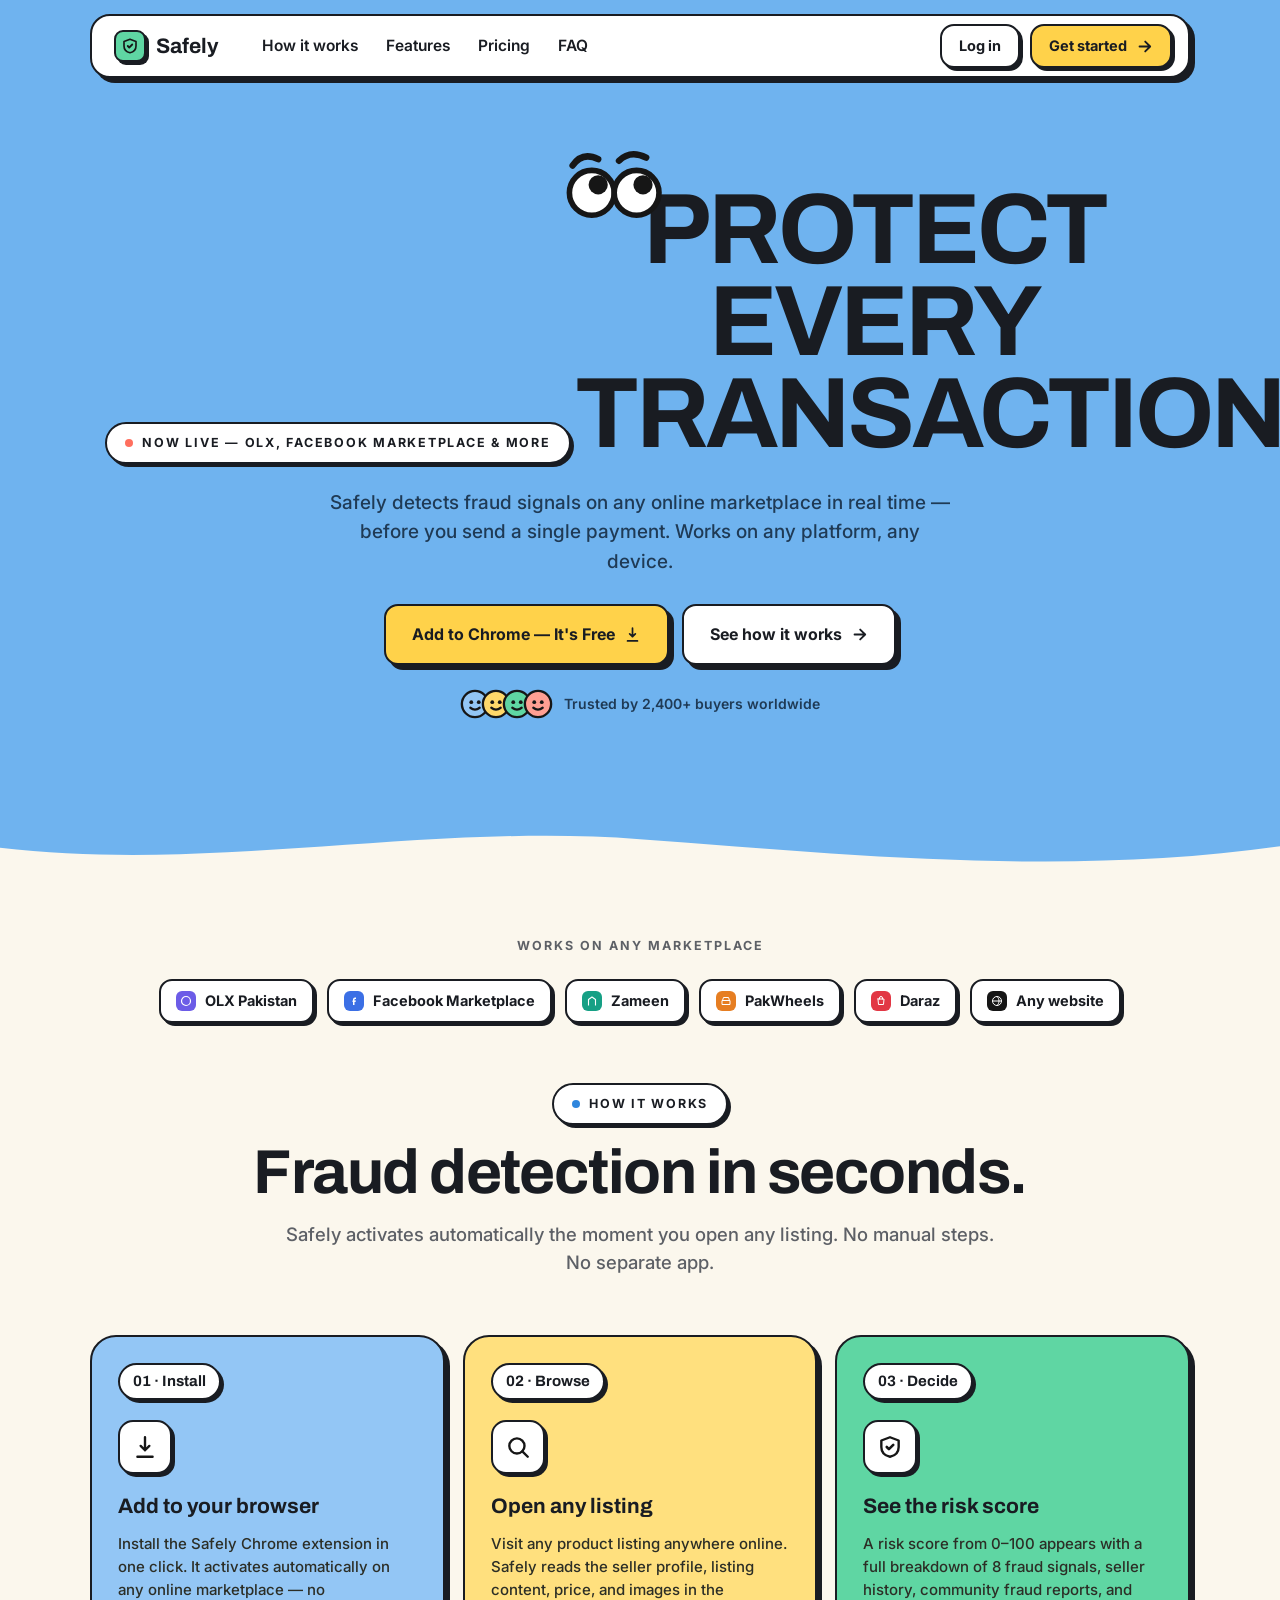
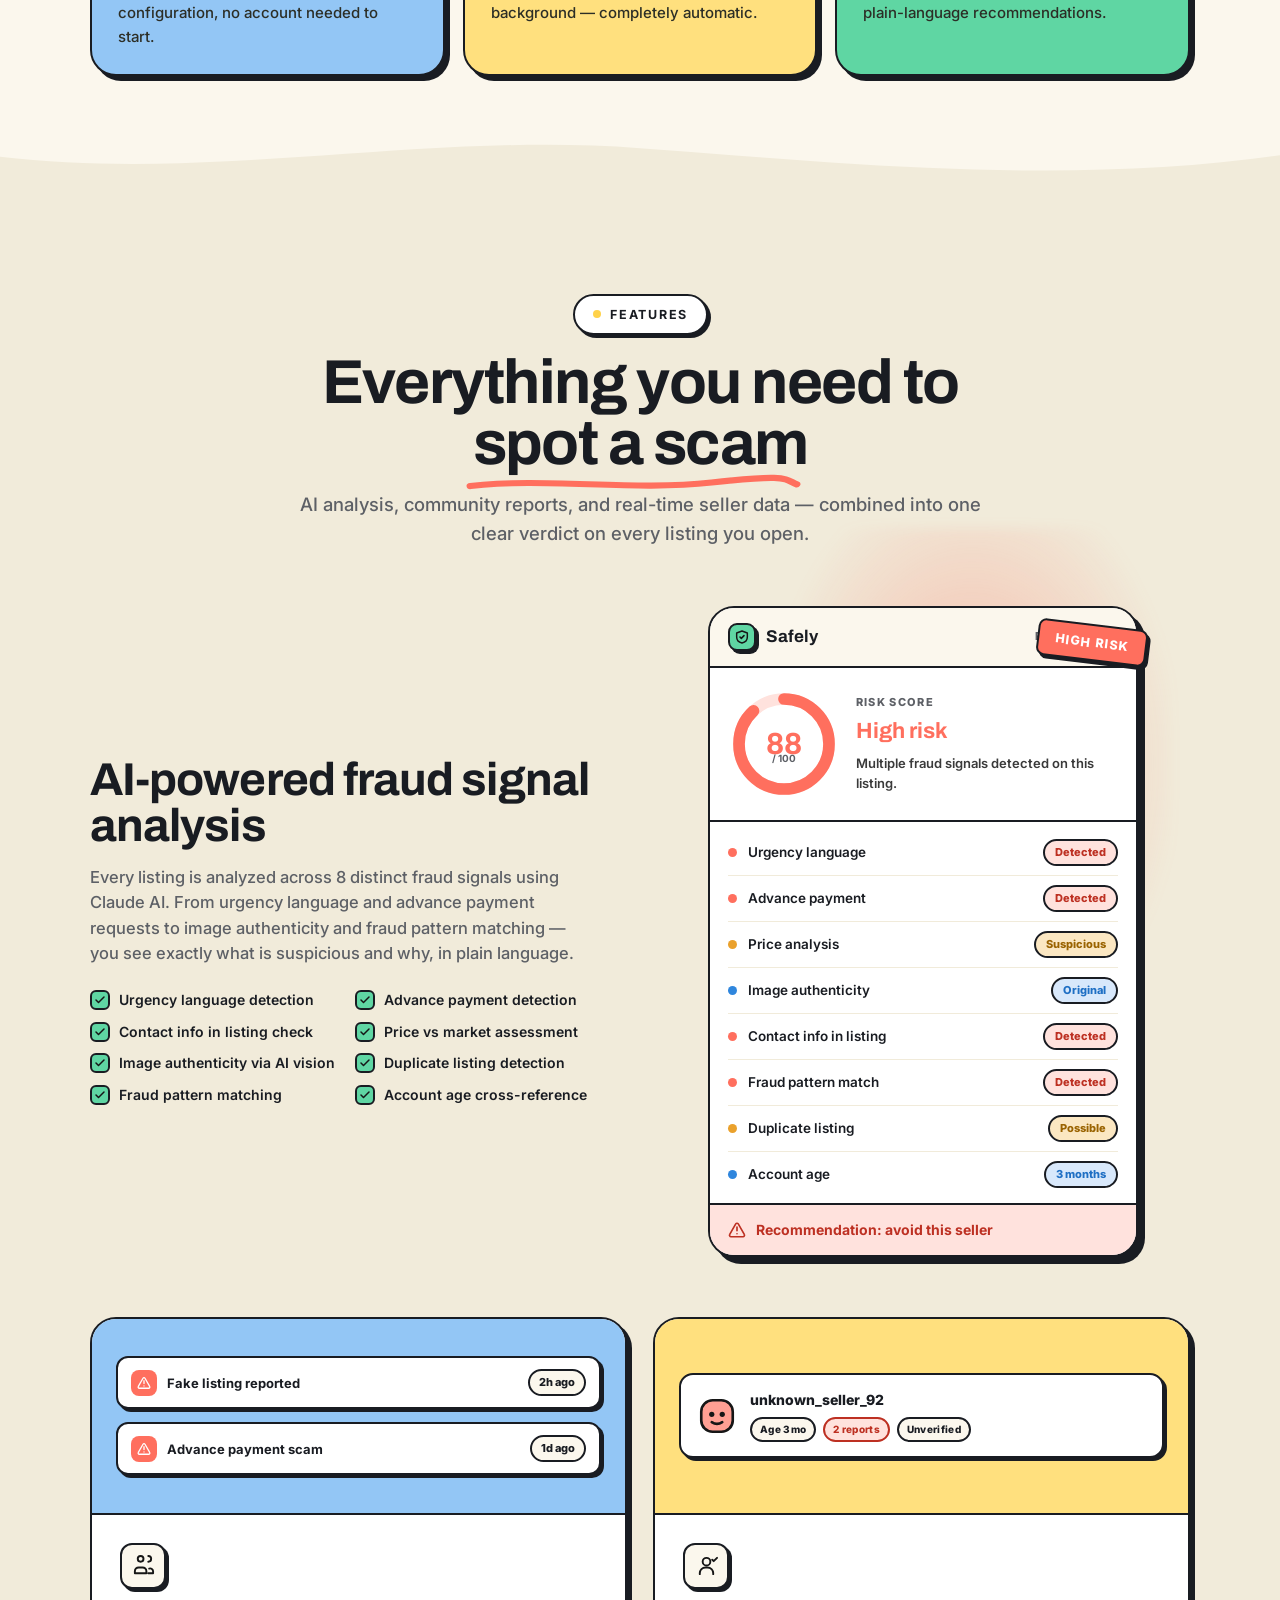
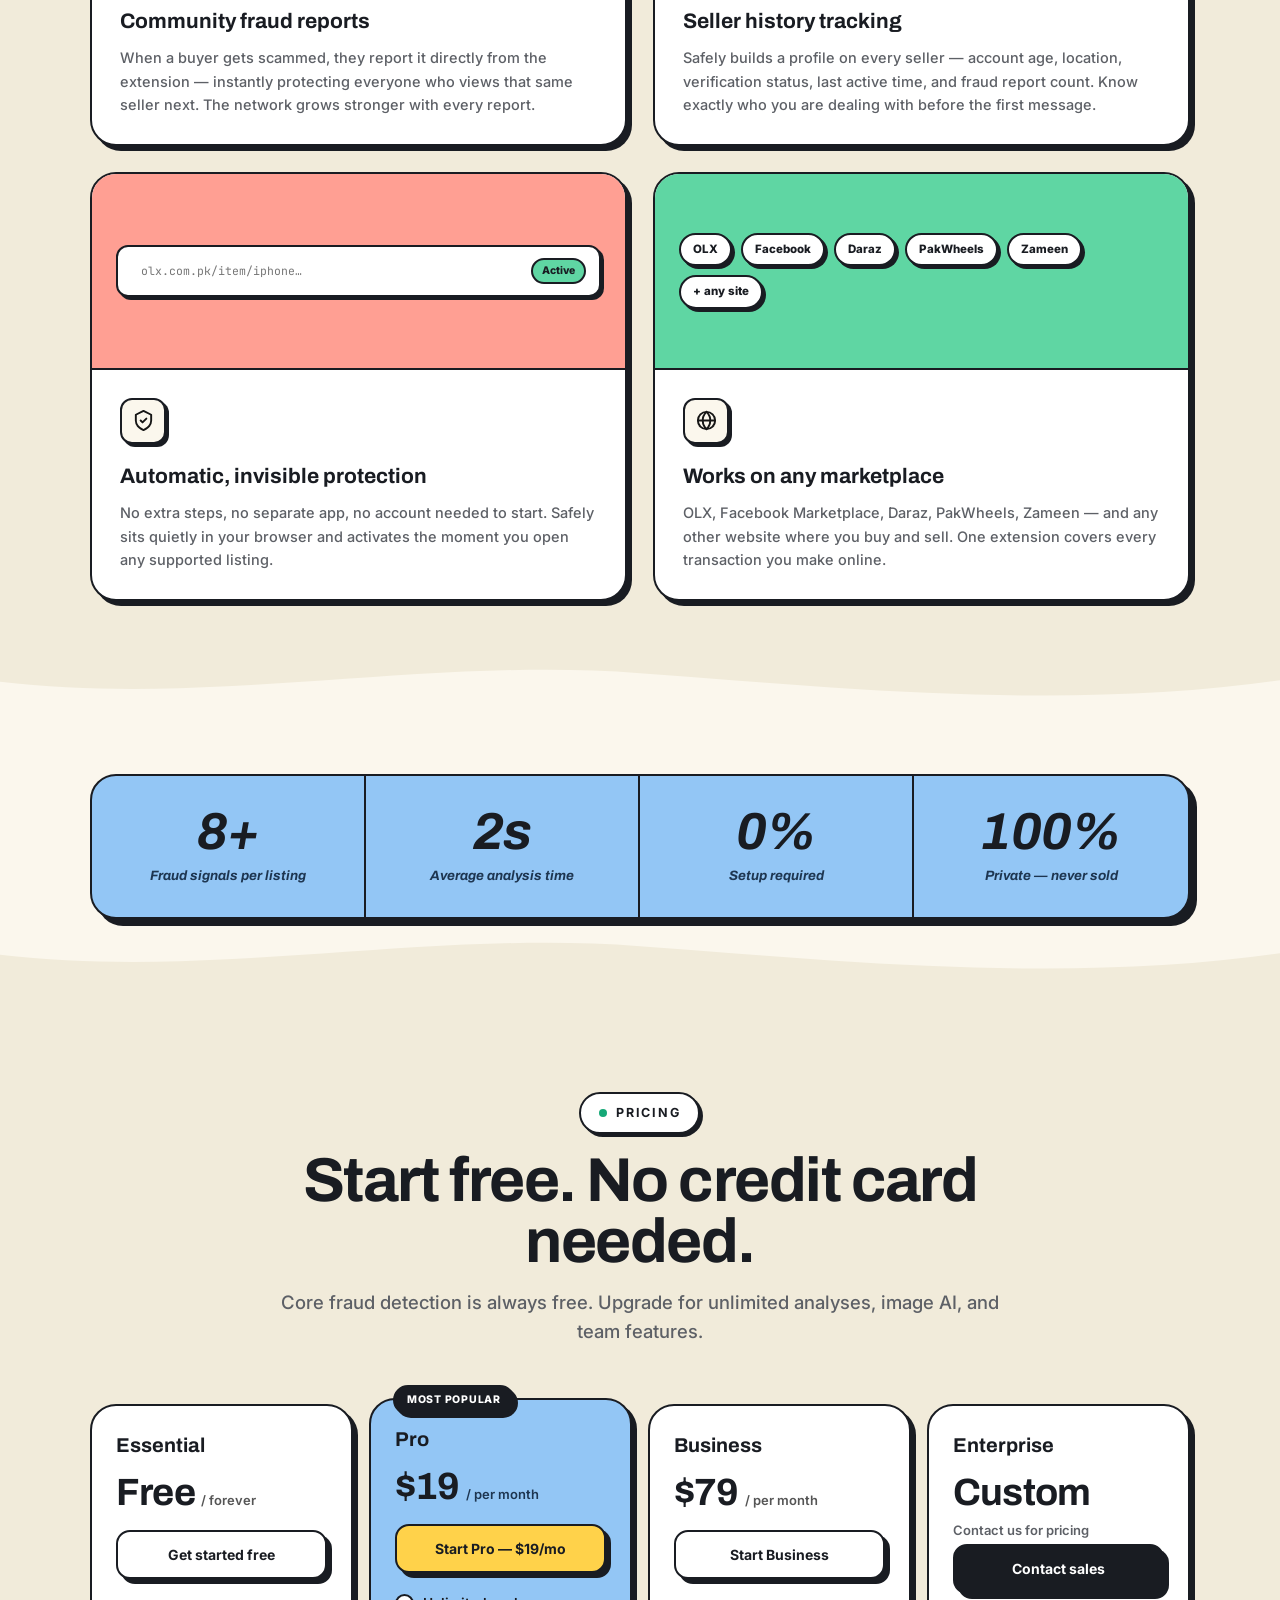
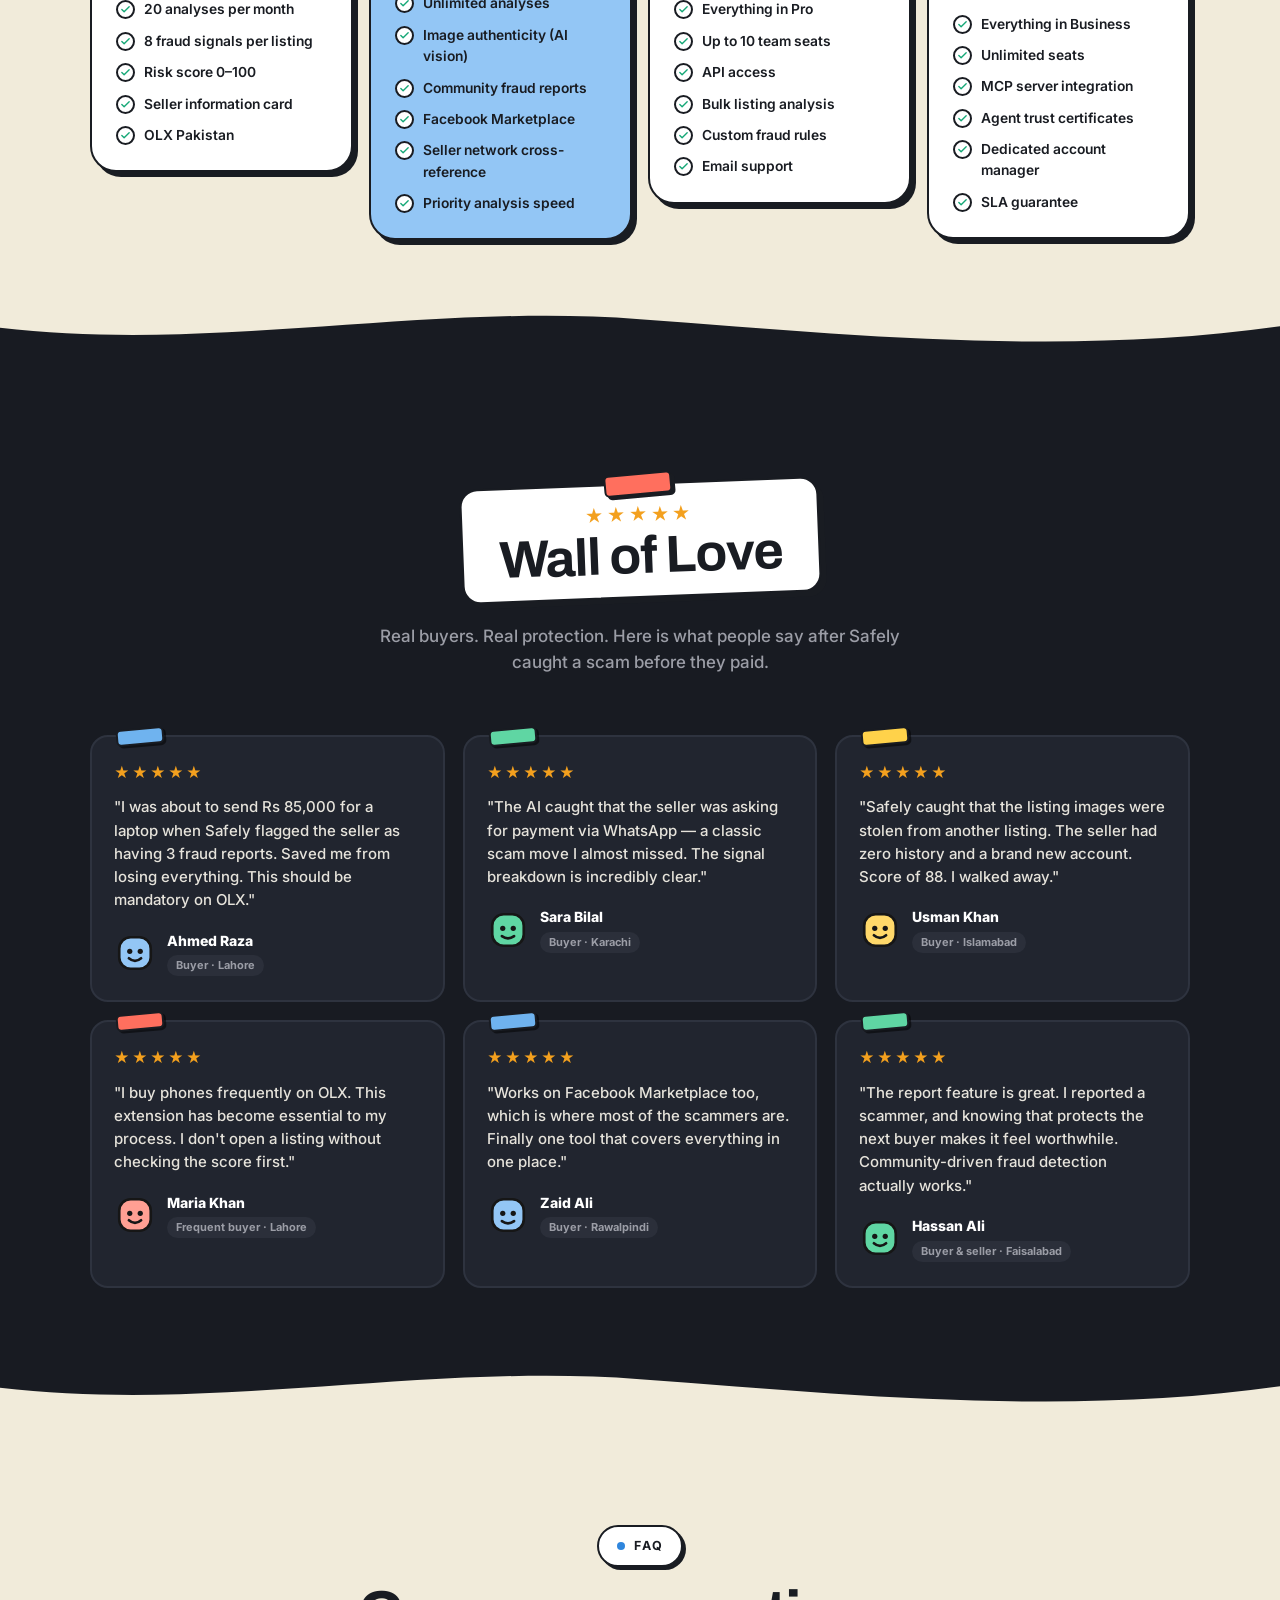
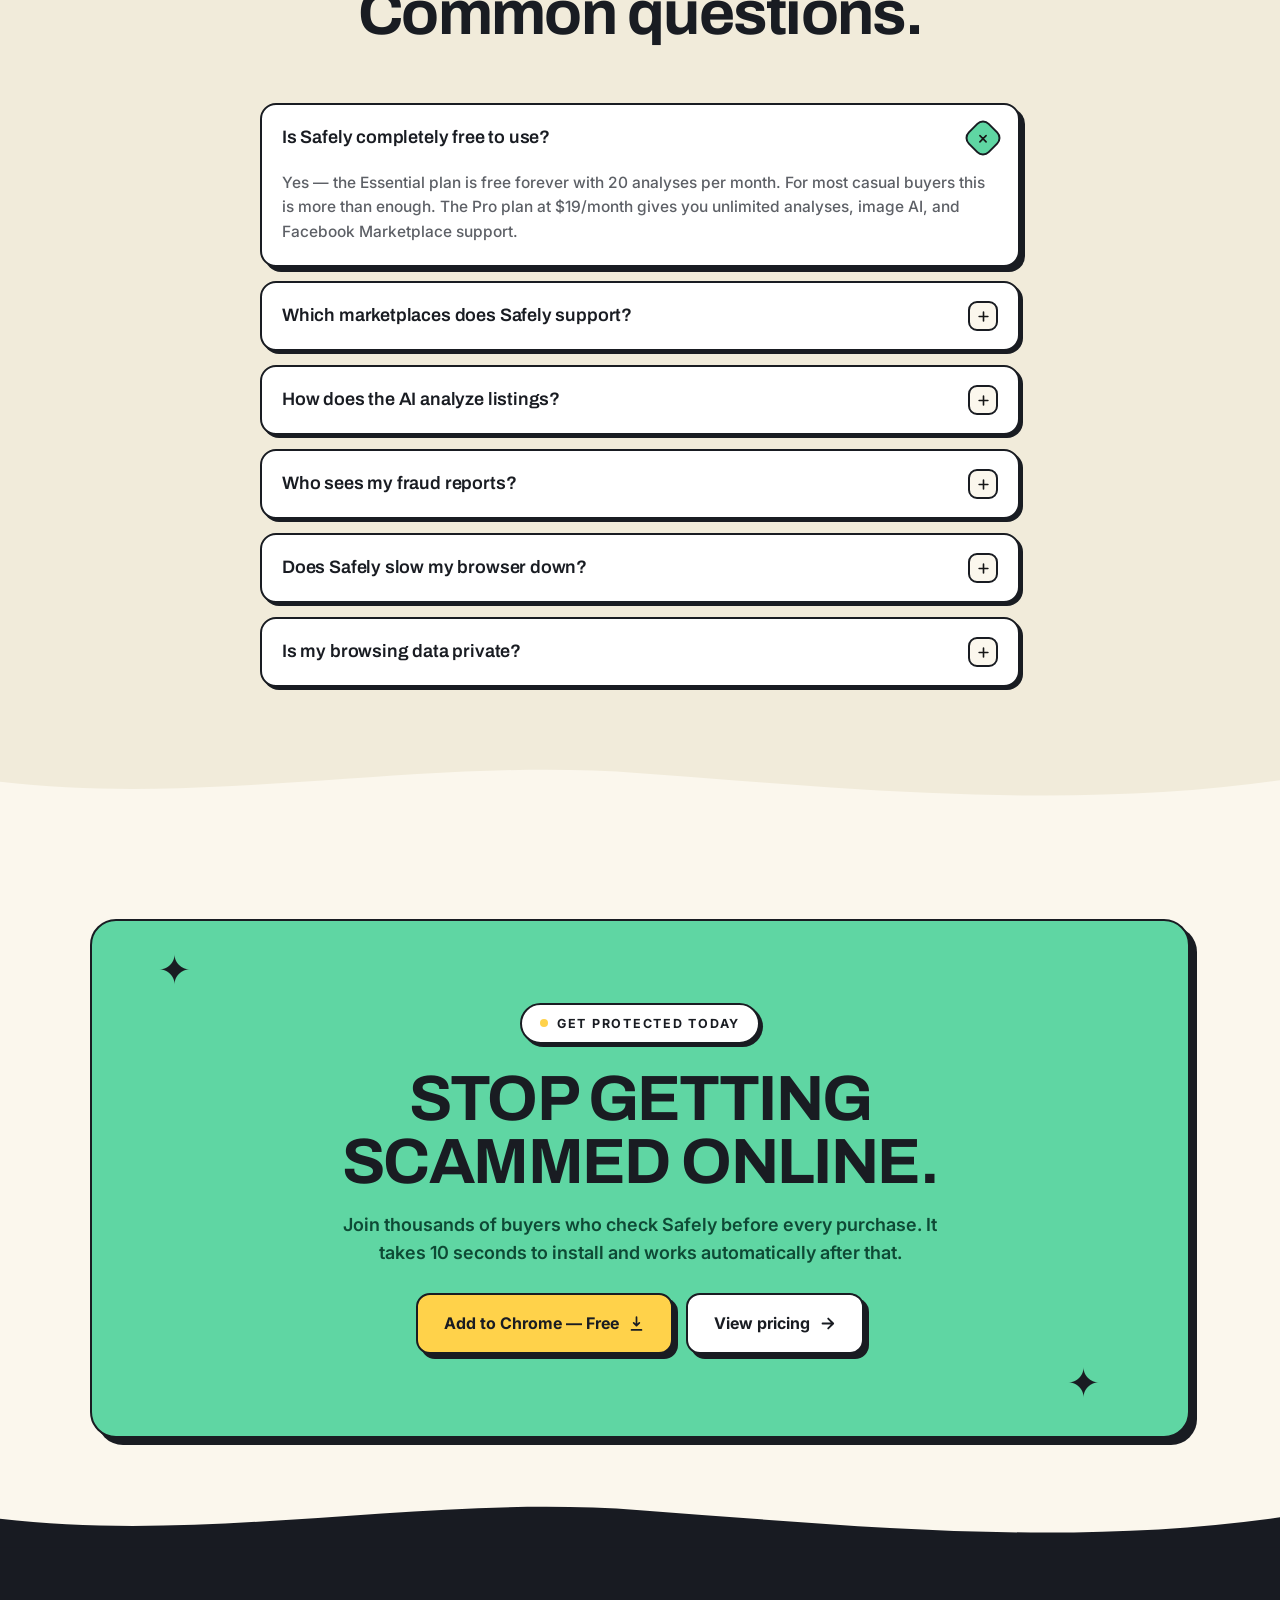
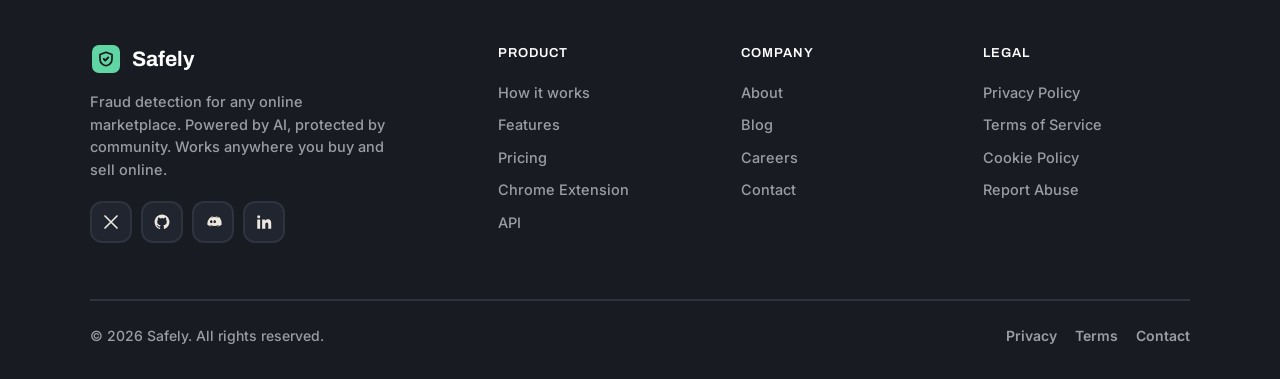
<file: site/index.html>
<!doctype html>
<html lang="en">
    <head>
        <meta charset="UTF-8" />
        <meta name="viewport" content="width=device-width, initial-scale=1.0" />
        <title>Safely — Protect every transaction you make online</title>
        <meta
            name="description"
            content="Safely detects fraud signals on any online marketplace in real time, before you send a single payment. Works on any platform, any device."
        />
        <link rel="preconnect" href="https://fonts.googleapis.com" />
        <link rel="preconnect" href="https://fonts.gstatic.com" crossorigin />
        <link rel="preconnect" href="https://api.fontshare.com" crossorigin />
        <link
            href="https://fonts.googleapis.com/css2?family=Archivo:ital,wght@0,600;0,700;0,800;0,900;1,700;1,800;1,900&family=Archivo+Black&family=Inter:wght@400;500;600;700&family=JetBrains+Mono:wght@500&display=swap"
            rel="stylesheet"
        />
        <link
            href="https://api.fontshare.com/v2/css?f[]=clash-display@600,700&display=swap"
            rel="stylesheet"
        />
        <noscript
            ><style>
                .reveal {
                    opacity: 1 !important;
                    animation: none !important;
                }
            </style></noscript
        >
        <link rel="stylesheet" href="css/landing.css" />
    </head>
    <body>
        <!-- pure-CSS state toggles (no JS needed to open/close menu or sign-in) -->
        <input
            type="checkbox"
            id="nav-toggle"
            class="sr-toggle"
            aria-label="Toggle navigation menu"
        />
        <input
            type="checkbox"
            id="si-toggle"
            class="sr-toggle"
            aria-label="Toggle sign in"
        />

        <!-- ============ NAV ============ -->
        <div class="navwrap">
            <div class="wrap">
                <nav class="nav">
                    <a href="#" class="brand" aria-label="Safely home">
                        <span class="mk" aria-hidden="true"
                            ><svg viewBox="0 0 24 24" fill="none">
                                <path
                                    d="M12 3l8 3v6c0 5-3.4 8-8 9-4.6-1-8-4-8-9V6l8-3z"
                                    stroke="#161616"
                                    stroke-width="2.2"
                                    stroke-linejoin="round"
                                />
                                <path
                                    d="M9 12l2 2 4-4"
                                    stroke="#161616"
                                    stroke-width="2.4"
                                    stroke-linecap="round"
                                    stroke-linejoin="round"
                                /></svg
                        ></span>
                        Safely
                    </a>
                    <div class="nav-links">
                        <a href="#how">How it works</a>
                        <a href="#features">Features</a>
                        <a href="#pricing">Pricing</a>
                        <a href="#faq">FAQ</a>
                    </div>
                    <div class="nav-right">
                        <label
                            class="btn"
                            for="si-toggle"
                            tabindex="0"
                            role="button"
                            >Log in</label
                        >
                        <label
                            class="btn btn-sun"
                            for="si-toggle"
                            tabindex="0"
                            role="button"
                            >Get started
                            <svg viewBox="0 0 24 24" fill="none">
                                <path
                                    d="M5 12h14M13 5l7 7-7 7"
                                    stroke="currentColor"
                                    stroke-width="2.6"
                                    stroke-linecap="round"
                                    stroke-linejoin="round"
                                />
                            </svg>
                        </label>
                        <label
                            class="hamb"
                            for="nav-toggle"
                            aria-label="Open menu"
                            ><span></span
                        ></label>
                    </div>
                </nav>
            </div>
        </div>

        <div class="drawer" id="drawer">
            <a href="#how">How it works</a><a href="#features">Features</a
            ><a href="#pricing">Pricing</a><a href="#faq">FAQ</a>
            <label class="btn" for="si-toggle" tabindex="0" role="button"
                >Log in</label
            >
            <label
                class="btn btn-sun"
                for="si-toggle"
                tabindex="0"
                role="button"
                >Get started
                <svg viewBox="0 0 24 24" fill="none">
                    <path
                        d="M5 12h14M13 5l7 7-7 7"
                        stroke="currentColor"
                        stroke-width="2.6"
                        stroke-linecap="round"
                        stroke-linejoin="round"
                    />
                </svg>
            </label>
        </div>
        <label
            class="drawer-backdrop"
            for="nav-toggle"
            aria-hidden="true"
        ></label>

        <!-- ============ HERO ============ -->
        <section class="hero">
            <div class="wrap">
                <span class="badge r"
                    ><span class="bd"></span>Now live — OLX, Facebook
                    Marketplace &amp; more</span
                >
                <div class="hero-title">
                    <svg
                        class="hero-eyes"
                        viewBox="0 0 130 96"
                        fill="none"
                        aria-hidden="true"
                    >
                        <path
                            d="M12 22 Q24 4 44 14"
                            stroke="#161616"
                            stroke-width="8"
                            fill="none"
                            stroke-linecap="round"
                        />
                        <path
                            d="M70 16 Q84 2 104 12"
                            stroke="#161616"
                            stroke-width="8"
                            fill="none"
                            stroke-linecap="round"
                        />
                        <circle
                            cx="36"
                            cy="56"
                            r="28"
                            fill="#fff"
                            stroke="#161616"
                            stroke-width="7"
                        />
                        <circle
                            cx="92"
                            cy="56"
                            r="28"
                            fill="#fff"
                            stroke="#161616"
                            stroke-width="7"
                        />
                        <circle cx="44" cy="46" r="12" fill="#161616" />
                        <circle cx="100" cy="46" r="12" fill="#161616" />
                    </svg>
                    <h1 class="disp">Protect every transaction.</h1>
                </div>
                <p class="sub">
                    Safely detects fraud signals on any online marketplace in
                    real time — before you send a single payment. Works on any
                    platform, any device.
                </p>
                <div class="hero-cta">
                    <a
                        href="/downloads/safely-extension.zip"
                        class="btn btn-lg btn-sun"
                        >Add to Chrome — It's Free
                        <svg viewBox="0 0 24 24" fill="none">
                            <path
                                d="M12 3v12m0 0l-4-4m4 4l4-4M5 21h14"
                                stroke="currentColor"
                                stroke-width="2.4"
                                stroke-linecap="round"
                                stroke-linejoin="round"
                            />
                        </svg>
                    </a>
                    <a href="#how" class="btn btn-lg"
                        >See how it works
                        <svg viewBox="0 0 24 24" fill="none">
                            <path
                                d="M5 12h14M13 5l7 7-7 7"
                                stroke="currentColor"
                                stroke-width="2.6"
                                stroke-linecap="round"
                                stroke-linejoin="round"
                            />
                        </svg>
                    </a>
                </div>
                <div class="proof">
                    <span class="stack" aria-hidden="true">
                        <svg viewBox="0 0 32 32">
                            <circle
                                cx="16"
                                cy="16"
                                r="14"
                                fill="#93c6f5"
                                stroke="#161616"
                                stroke-width="2.5"
                            />
                            <circle cx="12" cy="14" r="2" fill="#161616" />
                            <circle cx="20" cy="14" r="2" fill="#161616" />
                            <path
                                d="M11 20q5 4 10 0"
                                stroke="#161616"
                                stroke-width="2.4"
                                fill="none"
                                stroke-linecap="round"
                            />
                        </svg>
                        <svg viewBox="0 0 32 32">
                            <circle
                                cx="16"
                                cy="16"
                                r="14"
                                fill="#ffd86a"
                                stroke="#161616"
                                stroke-width="2.5"
                            />
                            <circle cx="12" cy="14" r="2" fill="#161616" />
                            <circle cx="20" cy="14" r="2" fill="#161616" />
                            <path
                                d="M11 20q5 4 10 0"
                                stroke="#161616"
                                stroke-width="2.4"
                                fill="none"
                                stroke-linecap="round"
                            />
                        </svg>
                        <svg viewBox="0 0 32 32">
                            <circle
                                cx="16"
                                cy="16"
                                r="14"
                                fill="#5fd6a3"
                                stroke="#161616"
                                stroke-width="2.5"
                            />
                            <circle cx="12" cy="14" r="2" fill="#161616" />
                            <circle cx="20" cy="14" r="2" fill="#161616" />
                            <path
                                d="M11 20q5 4 10 0"
                                stroke="#161616"
                                stroke-width="2.4"
                                fill="none"
                                stroke-linecap="round"
                            />
                        </svg>
                        <svg viewBox="0 0 32 32">
                            <circle
                                cx="16"
                                cy="16"
                                r="14"
                                fill="#ff9f93"
                                stroke="#161616"
                                stroke-width="2.5"
                            />
                            <circle cx="12" cy="14" r="2" fill="#161616" />
                            <circle cx="20" cy="14" r="2" fill="#161616" />
                            <path
                                d="M11 20q5 4 10 0"
                                stroke="#161616"
                                stroke-width="2.4"
                                fill="none"
                                stroke-linecap="round"
                            />
                        </svg>
                    </span>
                    Trusted by 2,400+ buyers worldwide
                </div>
            </div>
            <div class="wv down" aria-hidden="true">
                <svg viewBox="0 0 1440 80" preserveAspectRatio="none">
                    <path
                        d="M0,40 C 240,75 480,5 720,28 C 960,50 1200,80 1440,38 L1440,80 L0,80 Z"
                        fill="#fbf7ed"
                    />
                </svg>
            </div>
        </section>

        <!-- ============ LOGOS ============ -->
        <section class="sec" style="padding-block: clamp(40px, 5vw, 60px)">
            <div class="wrap">
                <p class="lblabel reveal">Works on any marketplace</p>
                <div class="logos reveal d1">
                    <span class="mp"
                        ><span class="ic" style="background: #6c5ce7"
                            ><svg viewBox="0 0 24 24" fill="none">
                                <circle
                                    cx="12"
                                    cy="12"
                                    r="9"
                                    stroke="#fff"
                                    stroke-width="2.4"
                                /></svg></span
                        >OLX Pakistan</span
                    >
                    <span class="mp"
                        ><span class="ic" style="background: #3b6fe5"
                            ><svg viewBox="0 0 24 24" fill="none">
                                <path
                                    d="M14 8h2V5h-2a4 4 0 00-4 4v2H9v3h1v6h3v-6h2l1-3h-3V9a1 1 0 011-1z"
                                    fill="#fff"
                                /></svg></span
                        >Facebook Marketplace</span
                    >
                    <span class="mp"
                        ><span class="ic" style="background: #16a085"
                            ><svg viewBox="0 0 24 24" fill="none">
                                <path
                                    d="M5 21V9l7-5 7 5v12"
                                    stroke="#fff"
                                    stroke-width="2.2"
                                    stroke-linejoin="round"
                                /></svg></span
                        >Zameen</span
                    >
                    <span class="mp"
                        ><span class="ic" style="background: #e67e22"
                            ><svg viewBox="0 0 24 24" fill="none">
                                <path
                                    d="M5 11l2-6h10l2 6M4 11h16v8H4z"
                                    stroke="#fff"
                                    stroke-width="2"
                                    stroke-linejoin="round"
                                /></svg></span
                        >PakWheels</span
                    >
                    <span class="mp"
                        ><span class="ic" style="background: #e23744"
                            ><svg viewBox="0 0 24 24" fill="none">
                                <path
                                    d="M6 8h12l-1 11H7L6 8zM9 8V6a3 3 0 016 0v2"
                                    stroke="#fff"
                                    stroke-width="2"
                                    stroke-linecap="round"
                                    stroke-linejoin="round"
                                /></svg></span
                        >Daraz</span
                    >
                    <span class="mp"
                        ><span class="ic" style="background: #161616"
                            ><svg viewBox="0 0 24 24" fill="none">
                                <circle
                                    cx="12"
                                    cy="12"
                                    r="9"
                                    stroke="#fff"
                                    stroke-width="2"
                                />
                                <path
                                    d="M3 12h18M12 3c2.5 2.4 4 5.6 4 9s-1.5 6.6-4 9"
                                    stroke="#fff"
                                    stroke-width="2"
                                /></svg></span
                        >Any website</span
                    >
                </div>
            </div>
        </section>

        <!-- ============ HOW IT WORKS ============ -->
        <section class="sec" id="how" style="padding-top: 0">
            <div class="wv down" aria-hidden="true">
                <svg viewBox="0 0 1440 80" preserveAspectRatio="none">
                    <path
                        d="M0,40 C 240,75 480,5 720,28 C 960,50 1200,80 1440,38 L1440,80 L0,80 Z"
                        fill="#f1ebda"
                    />
                </svg>
            </div>
            <div class="wrap">
                <div class="head">
                    <span class="badge p reveal"
                        ><span class="bd"></span>How it works</span
                    >
                    <h2 class="disp reveal d1">Fraud detection in seconds.</h2>
                    <p class="reveal d2">
                        Safely activates automatically the moment you open any
                        listing. No manual steps. No separate app.
                    </p>
                </div>
                <div class="steps">
                    <div class="step reveal">
                        <span class="snum">01 · Install</span>
                        <span class="sic"
                            ><svg viewBox="0 0 24 24" fill="none">
                                <path
                                    d="M12 3v12m0 0l-4-4m4 4l4-4M5 21h14"
                                    stroke="#161616"
                                    stroke-width="2.2"
                                    stroke-linecap="round"
                                    stroke-linejoin="round"
                                /></svg
                        ></span>
                        <h3>Add to your browser</h3>
                        <p>
                            Install the Safely Chrome extension in one click. It
                            activates automatically on any online marketplace —
                            no configuration, no account needed to start.
                        </p>
                    </div>
                    <div class="step reveal d1">
                        <span class="snum">02 · Browse</span>
                        <span class="sic"
                            ><svg viewBox="0 0 24 24" fill="none">
                                <circle
                                    cx="11"
                                    cy="11"
                                    r="7"
                                    stroke="#161616"
                                    stroke-width="2.2"
                                />
                                <path
                                    d="M16 16l5 5"
                                    stroke="#161616"
                                    stroke-width="2.2"
                                    stroke-linecap="round"
                                /></svg
                        ></span>
                        <h3>Open any listing</h3>
                        <p>
                            Visit any product listing anywhere online. Safely
                            reads the seller profile, listing content, price,
                            and images in the background — completely automatic.
                        </p>
                    </div>
                    <div class="step reveal d2">
                        <span class="snum">03 · Decide</span>
                        <span class="sic"
                            ><svg viewBox="0 0 24 24" fill="none">
                                <path
                                    d="M12 3l8 3v6c0 5-3.4 8-8 9-4.6-1-8-4-8-9V6l8-3z"
                                    stroke="#161616"
                                    stroke-width="2.2"
                                    stroke-linejoin="round"
                                />
                                <path
                                    d="M9 12l2 2 4-4"
                                    stroke="#161616"
                                    stroke-width="2.4"
                                    stroke-linecap="round"
                                    stroke-linejoin="round"
                                /></svg
                        ></span>
                        <h3>See the risk score</h3>
                        <p>
                            A risk score from 0–100 appears with a full
                            breakdown of 8 fraud signals, seller history,
                            community fraud reports, and plain-language
                            recommendations.
                        </p>
                    </div>
                </div>
            </div>
        </section>

        <!-- ============ FEATURES ============ -->
        <section class="sec" id="features" style="background: var(--cream-2)">
            <div class="wv down" aria-hidden="true">
                <svg viewBox="0 0 1440 80" preserveAspectRatio="none">
                    <path
                        d="M0,40 C 240,75 480,5 720,28 C 960,50 1200,80 1440,38 L1440,80 L0,80 Z"
                        fill="#fbf7ed"
                    />
                </svg>
            </div>
            <div class="wrap">
                <div class="head">
                    <span class="badge o reveal"
                        ><span class="bd"></span>Features</span
                    >
                    <h2 class="disp reveal d1">
                        Everything you need to
                        <span class="uline"
                            >spot a scam<svg
                                viewBox="0 0 300 24"
                                preserveAspectRatio="none"
                            >
                                <path
                                    d="M4 16 C 70 6, 150 22, 220 12 S 285 8, 296 14"
                                    stroke="#ff6f5e"
                                    stroke-width="7"
                                    fill="none"
                                    stroke-linecap="round"
                                /></svg
                        ></span>
                    </h2>
                    <p class="reveal d2">
                        AI analysis, community reports, and real-time seller
                        data — combined into one clear verdict on every listing
                        you open.
                    </p>
                </div>

                <div class="f1 reveal">
                    <div class="a">
                        <h3 class="colh disp">
                            AI-powered fraud signal analysis
                        </h3>
                        <p class="colp">
                            Every listing is analyzed across 8 distinct fraud
                            signals using Claude AI. From urgency language and
                            advance payment requests to image authenticity and
                            fraud pattern matching — you see exactly what is
                            suspicious and why, in plain language.
                        </p>
                        <ul class="siglist">
                            <li>
                                <span class="ck"
                                    ><svg viewBox="0 0 24 24" fill="none">
                                        <path
                                            d="M20 6L9 17l-5-5"
                                            stroke="#161616"
                                            stroke-width="3"
                                            stroke-linecap="round"
                                            stroke-linejoin="round"
                                        /></svg></span
                                >Urgency language detection
                            </li>
                            <li>
                                <span class="ck"
                                    ><svg viewBox="0 0 24 24" fill="none">
                                        <path
                                            d="M20 6L9 17l-5-5"
                                            stroke="#161616"
                                            stroke-width="3"
                                            stroke-linecap="round"
                                            stroke-linejoin="round"
                                        /></svg></span
                                >Advance payment detection
                            </li>
                            <li>
                                <span class="ck"
                                    ><svg viewBox="0 0 24 24" fill="none">
                                        <path
                                            d="M20 6L9 17l-5-5"
                                            stroke="#161616"
                                            stroke-width="3"
                                            stroke-linecap="round"
                                            stroke-linejoin="round"
                                        /></svg></span
                                >Contact info in listing check
                            </li>
                            <li>
                                <span class="ck"
                                    ><svg viewBox="0 0 24 24" fill="none">
                                        <path
                                            d="M20 6L9 17l-5-5"
                                            stroke="#161616"
                                            stroke-width="3"
                                            stroke-linecap="round"
                                            stroke-linejoin="round"
                                        /></svg></span
                                >Price vs market assessment
                            </li>
                            <li>
                                <span class="ck"
                                    ><svg viewBox="0 0 24 24" fill="none">
                                        <path
                                            d="M20 6L9 17l-5-5"
                                            stroke="#161616"
                                            stroke-width="3"
                                            stroke-linecap="round"
                                            stroke-linejoin="round"
                                        /></svg></span
                                >Image authenticity via AI vision
                            </li>
                            <li>
                                <span class="ck"
                                    ><svg viewBox="0 0 24 24" fill="none">
                                        <path
                                            d="M20 6L9 17l-5-5"
                                            stroke="#161616"
                                            stroke-width="3"
                                            stroke-linecap="round"
                                            stroke-linejoin="round"
                                        /></svg></span
                                >Duplicate listing detection
                            </li>
                            <li>
                                <span class="ck"
                                    ><svg viewBox="0 0 24 24" fill="none">
                                        <path
                                            d="M20 6L9 17l-5-5"
                                            stroke="#161616"
                                            stroke-width="3"
                                            stroke-linecap="round"
                                            stroke-linejoin="round"
                                        /></svg></span
                                >Fraud pattern matching
                            </li>
                            <li>
                                <span class="ck"
                                    ><svg viewBox="0 0 24 24" fill="none">
                                        <path
                                            d="M20 6L9 17l-5-5"
                                            stroke="#161616"
                                            stroke-width="3"
                                            stroke-linecap="round"
                                            stroke-linejoin="round"
                                        /></svg></span
                                >Account age cross-reference
                            </li>
                        </ul>
                    </div>
                    <div class="b">
                        <div class="ext-shell">
                            <div class="ext-glow" aria-hidden="true"></div>
                            <span class="tape">High risk</span>
                            <div class="ext">
                                <div class="ext-head">
                                    <span class="brand"
                                        ><span class="mk" aria-hidden="true"
                                            ><svg
                                                viewBox="0 0 24 24"
                                                fill="none"
                                            >
                                                <path
                                                    d="M12 3l8 3v6c0 5-3.4 8-8 9-4.6-1-8-4-8-9V6l8-3z"
                                                    stroke="#161616"
                                                    stroke-width="2.2"
                                                    stroke-linejoin="round"
                                                />
                                                <path
                                                    d="M9 12l2 2 4-4"
                                                    stroke="#161616"
                                                    stroke-width="2.4"
                                                    stroke-linecap="round"
                                                    stroke-linejoin="round"
                                                /></svg></span
                                        >Safely</span
                                    >
                                    <span class="lab">Risk report</span>
                                </div>
                                <div class="score-box">
                                    <svg
                                        class="gauge"
                                        viewBox="0 0 120 120"
                                        aria-hidden="true"
                                    >
                                        <circle
                                            cx="60"
                                            cy="60"
                                            r="50"
                                            fill="none"
                                            stroke="#ffe2dd"
                                            stroke-width="13"
                                        />
                                        <circle
                                            cx="60"
                                            cy="60"
                                            r="50"
                                            fill="none"
                                            stroke="#ff6f5e"
                                            stroke-width="13"
                                            stroke-linecap="round"
                                            stroke-dasharray="314.16"
                                            stroke-dashoffset="37.7"
                                            transform="rotate(-90 60 60)"
                                        />
                                        <text
                                            class="g-num"
                                            x="60"
                                            y="62"
                                            text-anchor="middle"
                                            dominant-baseline="middle"
                                        >
                                            88
                                        </text>
                                        <text
                                            class="g-of"
                                            x="60"
                                            y="80"
                                            text-anchor="middle"
                                        >
                                            / 100
                                        </text>
                                    </svg>
                                    <div class="score-meta">
                                        <div class="l">Risk score</div>
                                        <div class="v">High risk</div>
                                        <div class="d">
                                            Multiple fraud signals detected on
                                            this listing.
                                        </div>
                                    </div>
                                </div>
                                <div class="sig-rows">
                                    <div class="srow">
                                        <span
                                            class="sd"
                                            style="background: var(--coral)"
                                        ></span
                                        >Urgency language<span class="vp red"
                                            >Detected</span
                                        >
                                    </div>
                                    <div class="srow">
                                        <span
                                            class="sd"
                                            style="background: var(--coral)"
                                        ></span
                                        >Advance payment<span class="vp red"
                                            >Detected</span
                                        >
                                    </div>
                                    <div class="srow">
                                        <span
                                            class="sd"
                                            style="background: var(--amber)"
                                        ></span
                                        >Price analysis<span class="vp amber"
                                            >Suspicious</span
                                        >
                                    </div>
                                    <div class="srow">
                                        <span
                                            class="sd"
                                            style="background: var(--info)"
                                        ></span
                                        >Image authenticity<span class="vp blue"
                                            >Original</span
                                        >
                                    </div>
                                    <div class="srow">
                                        <span
                                            class="sd"
                                            style="background: var(--coral)"
                                        ></span
                                        >Contact info in listing<span
                                            class="vp red"
                                            >Detected</span
                                        >
                                    </div>
                                    <div class="srow">
                                        <span
                                            class="sd"
                                            style="background: var(--coral)"
                                        ></span
                                        >Fraud pattern match<span class="vp red"
                                            >Detected</span
                                        >
                                    </div>
                                    <div class="srow">
                                        <span
                                            class="sd"
                                            style="background: var(--amber)"
                                        ></span
                                        >Duplicate listing<span class="vp amber"
                                            >Possible</span
                                        >
                                    </div>
                                    <div class="srow">
                                        <span
                                            class="sd"
                                            style="background: var(--info)"
                                        ></span
                                        >Account age<span class="vp blue"
                                            >3 months</span
                                        >
                                    </div>
                                </div>
                                <div class="ext-foot">
                                    <svg viewBox="0 0 24 24" fill="none">
                                        <path
                                            d="M12 8v5m0 4h.01M10.3 3.9l-8 14A2 2 0 004 21h16a2 2 0 001.7-3.1l-8-14a2 2 0 00-3.4 0z"
                                            stroke="#bd3022"
                                            stroke-width="2.2"
                                            stroke-linecap="round"
                                            stroke-linejoin="round"
                                        />
                                    </svg>
                                    Recommendation: avoid this seller
                                </div>
                            </div>
                        </div>
                    </div>
                </div>

                <!-- bento -->
                <div class="bento">
                    <article class="bcard reveal">
                        <div class="bviz c1">
                            <div class="vchip">
                                <span
                                    class="vi"
                                    style="background: var(--coral)"
                                    ><svg viewBox="0 0 24 24" fill="none">
                                        <path
                                            d="M12 8v5m0 4h.01M10.3 3.9l-8 14A2 2 0 004 21h16a2 2 0 001.7-3.1l-8-14a2 2 0 00-3.4 0z"
                                            stroke="#fff"
                                            stroke-width="2.2"
                                            stroke-linecap="round"
                                            stroke-linejoin="round"
                                        /></svg></span
                                >Fake listing reported<span class="vt"
                                    >2h ago</span
                                >
                            </div>
                            <div class="vchip">
                                <span
                                    class="vi"
                                    style="background: var(--coral)"
                                    ><svg viewBox="0 0 24 24" fill="none">
                                        <path
                                            d="M12 8v5m0 4h.01M10.3 3.9l-8 14A2 2 0 004 21h16a2 2 0 001.7-3.1l-8-14a2 2 0 00-3.4 0z"
                                            stroke="#fff"
                                            stroke-width="2.2"
                                            stroke-linecap="round"
                                            stroke-linejoin="round"
                                        /></svg></span
                                >Advance payment scam<span class="vt"
                                    >1d ago</span
                                >
                            </div>
                        </div>
                        <div class="btxt">
                            <span class="fic"
                                ><svg viewBox="0 0 24 24" fill="none">
                                    <path
                                        d="M17 20h5v-2a3 3 0 00-4-2.8M9 8a3 3 0 100-6 3 3 0 000 6zm8 0a3 3 0 100-6M3 20v-2a4 4 0 014-4h4a4 4 0 014 4v2H3z"
                                        stroke="#161616"
                                        stroke-width="2"
                                        stroke-linecap="round"
                                        stroke-linejoin="round"
                                    /></svg
                            ></span>
                            <h3>Community fraud reports</h3>
                            <p>
                                When a buyer gets scammed, they report it
                                directly from the extension — instantly
                                protecting everyone who views that same seller
                                next. The network grows stronger with every
                                report.
                            </p>
                        </div>
                    </article>

                    <article class="bcard reveal d1">
                        <div class="bviz c2">
                            <div class="vseller">
                                <svg class="ava" viewBox="0 0 48 48">
                                    <rect
                                        x="6"
                                        y="6"
                                        width="36"
                                        height="36"
                                        rx="13"
                                        fill="#ff9f93"
                                        stroke="#161616"
                                        stroke-width="3"
                                    />
                                    <circle
                                        cx="18"
                                        cy="22"
                                        r="3"
                                        fill="#161616"
                                    />
                                    <circle
                                        cx="30"
                                        cy="22"
                                        r="3"
                                        fill="#161616"
                                    />
                                    <path
                                        d="M18 31q6 4 12 0"
                                        stroke="#161616"
                                        stroke-width="3"
                                        fill="none"
                                        stroke-linecap="round"
                                    />
                                </svg>
                                <div>
                                    <div class="nm">unknown_seller_92</div>
                                    <div class="vmeta">
                                        <span>Age 3mo</span
                                        ><span class="warn">2 reports</span
                                        ><span>Unverified</span>
                                    </div>
                                </div>
                            </div>
                        </div>
                        <div class="btxt">
                            <span class="fic"
                                ><svg viewBox="0 0 24 24" fill="none">
                                    <circle
                                        cx="12"
                                        cy="8"
                                        r="4"
                                        stroke="#161616"
                                        stroke-width="2"
                                    />
                                    <path
                                        d="M5 21v-1a6 6 0 016-6h2a6 6 0 016 6v1"
                                        stroke="#161616"
                                        stroke-width="2"
                                        stroke-linecap="round"
                                    />
                                    <path
                                        d="M18 6l1.5 1.5L23 4"
                                        stroke="#161616"
                                        stroke-width="2"
                                        stroke-linecap="round"
                                        stroke-linejoin="round"
                                    /></svg
                            ></span>
                            <h3>Seller history tracking</h3>
                            <p>
                                Safely builds a profile on every seller —
                                account age, location, verification status, last
                                active time, and fraud report count. Know
                                exactly who you are dealing with before the
                                first message.
                            </p>
                        </div>
                    </article>

                    <article class="bcard reveal d1">
                        <div class="bviz c3">
                            <div class="vbar">
                                <span class="vi" style="background: var(--mint)"
                                    ><svg viewBox="0 0 24 24" fill="none">
                                        <path
                                            d="M12 3l8 3v6c0 5-3.4 8-8 9-4.6-1-8-4-8-9V6l8-3z"
                                            stroke="#161616"
                                            stroke-width="2.2"
                                            stroke-linejoin="round"
                                        /></svg></span
                                ><span class="u">olx.com.pk/item/iphone…</span
                                ><span class="on">Active</span>
                            </div>
                        </div>
                        <div class="btxt">
                            <span class="fic"
                                ><svg viewBox="0 0 24 24" fill="none">
                                    <path
                                        d="M12 2l8 4v6c0 5-3.5 8-8 10-4.5-2-8-5-8-10V6l8-4z"
                                        stroke="#161616"
                                        stroke-width="2"
                                        stroke-linejoin="round"
                                    />
                                    <path
                                        d="M9 12l2 2 4-4"
                                        stroke="#161616"
                                        stroke-width="2"
                                        stroke-linecap="round"
                                        stroke-linejoin="round"
                                    /></svg
                            ></span>
                            <h3>Automatic, invisible protection</h3>
                            <p>
                                No extra steps, no separate app, no account
                                needed to start. Safely sits quietly in your
                                browser and activates the moment you open any
                                supported listing.
                            </p>
                        </div>
                    </article>

                    <article class="bcard reveal d2">
                        <div class="bviz c4">
                            <div class="vmkts">
                                <span>OLX</span><span>Facebook</span
                                ><span>Daraz</span><span>PakWheels</span
                                ><span>Zameen</span><span>+ any site</span>
                            </div>
                        </div>
                        <div class="btxt">
                            <span class="fic"
                                ><svg viewBox="0 0 24 24" fill="none">
                                    <circle
                                        cx="12"
                                        cy="12"
                                        r="9"
                                        stroke="#161616"
                                        stroke-width="2"
                                    />
                                    <path
                                        d="M3 12h18M12 3c2.5 2.4 4 5.6 4 9s-1.5 6.6-4 9c-2.5-2.4-4-5.6-4-9s1.5-6.6 4-9z"
                                        stroke="#161616"
                                        stroke-width="2"
                                    /></svg
                            ></span>
                            <h3>Works on any marketplace</h3>
                            <p>
                                OLX, Facebook Marketplace, Daraz, PakWheels,
                                Zameen — and any other website where you buy and
                                sell. One extension covers every transaction you
                                make online.
                            </p>
                        </div>
                    </article>
                </div>
            </div>
        </section>

        <!-- ============ STAT BAR ============ -->
        <section class="sec" style="padding-block: clamp(40px, 5vw, 70px)">
            <div class="wv down" aria-hidden="true">
                <svg viewBox="0 0 1440 80" preserveAspectRatio="none">
                    <path
                        d="M0,40 C 240,75 480,5 720,28 C 960,50 1200,80 1440,38 L1440,80 L0,80 Z"
                        fill="#f1ebda"
                    />
                </svg>
            </div>
            <div class="wrap">
                <div class="statbar reveal">
                    <div class="it">
                        <div class="num disp">8+</div>
                        <div class="cap">Fraud signals per listing</div>
                    </div>
                    <div class="it">
                        <div class="num disp">2s</div>
                        <div class="cap">Average analysis time</div>
                    </div>
                    <div class="it">
                        <div class="num disp">0%</div>
                        <div class="cap">Setup required</div>
                    </div>
                    <div class="it">
                        <div class="num disp">100%</div>
                        <div class="cap">Private — never sold</div>
                    </div>
                </div>
            </div>
        </section>

        <!-- ============ PRICING ============ -->
        <section class="sec" id="pricing" style="background: var(--cream-2)">
            <div class="wv down" aria-hidden="true">
                <svg viewBox="0 0 1440 80" preserveAspectRatio="none">
                    <path
                        d="M0,40 C 240,75 480,5 720,28 C 960,50 1200,80 1440,38 L1440,80 L0,80 Z"
                        fill="#181b22"
                    />
                </svg>
            </div>
            <div class="wrap">
                <div class="head">
                    <span class="badge reveal"
                        ><span class="bd"></span>Pricing</span
                    >
                    <h2 class="disp reveal d1">
                        Start free. No credit card needed.
                    </h2>
                    <p class="reveal d2">
                        Core fraud detection is always free. Upgrade for
                        unlimited analyses, image AI, and team features.
                    </p>
                </div>
                <div class="price-grid">
                    <article class="pcard reveal">
                        <div class="pname">Essential</div>
                        <div class="pprice">
                            <span class="amt disp">Free</span
                            ><span class="per">/ forever</span>
                        </div>
                        <a href="#" class="btn btn-lg">Get started free</a>
                        <ul class="plist">
                            <li>
                                <span class="ck"
                                    ><svg viewBox="0 0 24 24" fill="none">
                                        <path
                                            d="M20 6L9 17l-5-5"
                                            stroke="currentColor"
                                            stroke-width="3"
                                            stroke-linecap="round"
                                            stroke-linejoin="round"
                                        /></svg></span
                                >20 analyses per month
                            </li>
                            <li>
                                <span class="ck"
                                    ><svg viewBox="0 0 24 24" fill="none">
                                        <path
                                            d="M20 6L9 17l-5-5"
                                            stroke="currentColor"
                                            stroke-width="3"
                                            stroke-linecap="round"
                                            stroke-linejoin="round"
                                        /></svg></span
                                >8 fraud signals per listing
                            </li>
                            <li>
                                <span class="ck"
                                    ><svg viewBox="0 0 24 24" fill="none">
                                        <path
                                            d="M20 6L9 17l-5-5"
                                            stroke="currentColor"
                                            stroke-width="3"
                                            stroke-linecap="round"
                                            stroke-linejoin="round"
                                        /></svg></span
                                >Risk score 0–100
                            </li>
                            <li>
                                <span class="ck"
                                    ><svg viewBox="0 0 24 24" fill="none">
                                        <path
                                            d="M20 6L9 17l-5-5"
                                            stroke="currentColor"
                                            stroke-width="3"
                                            stroke-linecap="round"
                                            stroke-linejoin="round"
                                        /></svg></span
                                >Seller information card
                            </li>
                            <li>
                                <span class="ck"
                                    ><svg viewBox="0 0 24 24" fill="none">
                                        <path
                                            d="M20 6L9 17l-5-5"
                                            stroke="currentColor"
                                            stroke-width="3"
                                            stroke-linecap="round"
                                            stroke-linejoin="round"
                                        /></svg></span
                                >OLX Pakistan
                            </li>
                        </ul>
                    </article>
                    <article class="pcard feat reveal d1">
                        <span class="pbadge">Most popular</span>
                        <div class="pname">Pro</div>
                        <div class="pprice">
                            <span class="amt disp">$19</span
                            ><span class="per">/ per month</span>
                        </div>
                        <a href="#" class="btn btn-lg btn-sun"
                            >Start Pro — $19/mo</a
                        >
                        <ul class="plist">
                            <li>
                                <span class="ck"
                                    ><svg viewBox="0 0 24 24" fill="none">
                                        <path
                                            d="M20 6L9 17l-5-5"
                                            stroke="currentColor"
                                            stroke-width="3"
                                            stroke-linecap="round"
                                            stroke-linejoin="round"
                                        /></svg></span
                                >Unlimited analyses
                            </li>
                            <li>
                                <span class="ck"
                                    ><svg viewBox="0 0 24 24" fill="none">
                                        <path
                                            d="M20 6L9 17l-5-5"
                                            stroke="currentColor"
                                            stroke-width="3"
                                            stroke-linecap="round"
                                            stroke-linejoin="round"
                                        /></svg></span
                                >Image authenticity (AI vision)
                            </li>
                            <li>
                                <span class="ck"
                                    ><svg viewBox="0 0 24 24" fill="none">
                                        <path
                                            d="M20 6L9 17l-5-5"
                                            stroke="currentColor"
                                            stroke-width="3"
                                            stroke-linecap="round"
                                            stroke-linejoin="round"
                                        /></svg></span
                                >Community fraud reports
                            </li>
                            <li>
                                <span class="ck"
                                    ><svg viewBox="0 0 24 24" fill="none">
                                        <path
                                            d="M20 6L9 17l-5-5"
                                            stroke="currentColor"
                                            stroke-width="3"
                                            stroke-linecap="round"
                                            stroke-linejoin="round"
                                        /></svg></span
                                >Facebook Marketplace
                            </li>
                            <li>
                                <span class="ck"
                                    ><svg viewBox="0 0 24 24" fill="none">
                                        <path
                                            d="M20 6L9 17l-5-5"
                                            stroke="currentColor"
                                            stroke-width="3"
                                            stroke-linecap="round"
                                            stroke-linejoin="round"
                                        /></svg></span
                                >Seller network cross-reference
                            </li>
                            <li>
                                <span class="ck"
                                    ><svg viewBox="0 0 24 24" fill="none">
                                        <path
                                            d="M20 6L9 17l-5-5"
                                            stroke="currentColor"
                                            stroke-width="3"
                                            stroke-linecap="round"
                                            stroke-linejoin="round"
                                        /></svg></span
                                >Priority analysis speed
                            </li>
                        </ul>
                    </article>
                    <article class="pcard reveal d1">
                        <div class="pname">Business</div>
                        <div class="pprice">
                            <span class="amt disp">$79</span
                            ><span class="per">/ per month</span>
                        </div>
                        <a href="#" class="btn btn-lg">Start Business</a>
                        <ul class="plist">
                            <li>
                                <span class="ck"
                                    ><svg viewBox="0 0 24 24" fill="none">
                                        <path
                                            d="M20 6L9 17l-5-5"
                                            stroke="currentColor"
                                            stroke-width="3"
                                            stroke-linecap="round"
                                            stroke-linejoin="round"
                                        /></svg></span
                                >Everything in Pro
                            </li>
                            <li>
                                <span class="ck"
                                    ><svg viewBox="0 0 24 24" fill="none">
                                        <path
                                            d="M20 6L9 17l-5-5"
                                            stroke="currentColor"
                                            stroke-width="3"
                                            stroke-linecap="round"
                                            stroke-linejoin="round"
                                        /></svg></span
                                >Up to 10 team seats
                            </li>
                            <li>
                                <span class="ck"
                                    ><svg viewBox="0 0 24 24" fill="none">
                                        <path
                                            d="M20 6L9 17l-5-5"
                                            stroke="currentColor"
                                            stroke-width="3"
                                            stroke-linecap="round"
                                            stroke-linejoin="round"
                                        /></svg></span
                                >API access
                            </li>
                            <li>
                                <span class="ck"
                                    ><svg viewBox="0 0 24 24" fill="none">
                                        <path
                                            d="M20 6L9 17l-5-5"
                                            stroke="currentColor"
                                            stroke-width="3"
                                            stroke-linecap="round"
                                            stroke-linejoin="round"
                                        /></svg></span
                                >Bulk listing analysis
                            </li>
                            <li>
                                <span class="ck"
                                    ><svg viewBox="0 0 24 24" fill="none">
                                        <path
                                            d="M20 6L9 17l-5-5"
                                            stroke="currentColor"
                                            stroke-width="3"
                                            stroke-linecap="round"
                                            stroke-linejoin="round"
                                        /></svg></span
                                >Custom fraud rules
                            </li>
                            <li>
                                <span class="ck"
                                    ><svg viewBox="0 0 24 24" fill="none">
                                        <path
                                            d="M20 6L9 17l-5-5"
                                            stroke="currentColor"
                                            stroke-width="3"
                                            stroke-linecap="round"
                                            stroke-linejoin="round"
                                        /></svg></span
                                >Email support
                            </li>
                        </ul>
                    </article>
                    <article class="pcard reveal d2">
                        <div class="pname">Enterprise</div>
                        <div class="pprice">
                            <span class="amt disp">Custom</span>
                        </div>
                        <div
                            style="
                                font-size: 13px;
                                color: var(--muted);
                                font-weight: 600;
                                margin: -10px 0 4px;
                            "
                        >
                            Contact us for pricing
                        </div>
                        <a href="#" class="btn btn-lg btn-dark"
                            >Contact sales</a
                        >
                        <ul class="plist">
                            <li>
                                <span class="ck"
                                    ><svg viewBox="0 0 24 24" fill="none">
                                        <path
                                            d="M20 6L9 17l-5-5"
                                            stroke="currentColor"
                                            stroke-width="3"
                                            stroke-linecap="round"
                                            stroke-linejoin="round"
                                        /></svg></span
                                >Everything in Business
                            </li>
                            <li>
                                <span class="ck"
                                    ><svg viewBox="0 0 24 24" fill="none">
                                        <path
                                            d="M20 6L9 17l-5-5"
                                            stroke="currentColor"
                                            stroke-width="3"
                                            stroke-linecap="round"
                                            stroke-linejoin="round"
                                        /></svg></span
                                >Unlimited seats
                            </li>
                            <li>
                                <span class="ck"
                                    ><svg viewBox="0 0 24 24" fill="none">
                                        <path
                                            d="M20 6L9 17l-5-5"
                                            stroke="currentColor"
                                            stroke-width="3"
                                            stroke-linecap="round"
                                            stroke-linejoin="round"
                                        /></svg></span
                                >MCP server integration
                            </li>
                            <li>
                                <span class="ck"
                                    ><svg viewBox="0 0 24 24" fill="none">
                                        <path
                                            d="M20 6L9 17l-5-5"
                                            stroke="currentColor"
                                            stroke-width="3"
                                            stroke-linecap="round"
                                            stroke-linejoin="round"
                                        /></svg></span
                                >Agent trust certificates
                            </li>
                            <li>
                                <span class="ck"
                                    ><svg viewBox="0 0 24 24" fill="none">
                                        <path
                                            d="M20 6L9 17l-5-5"
                                            stroke="currentColor"
                                            stroke-width="3"
                                            stroke-linecap="round"
                                            stroke-linejoin="round"
                                        /></svg></span
                                >Dedicated account manager
                            </li>
                            <li>
                                <span class="ck"
                                    ><svg viewBox="0 0 24 24" fill="none">
                                        <path
                                            d="M20 6L9 17l-5-5"
                                            stroke="currentColor"
                                            stroke-width="3"
                                            stroke-linecap="round"
                                            stroke-linejoin="round"
                                        /></svg></span
                                >SLA guarantee
                            </li>
                        </ul>
                    </article>
                </div>
            </div>
        </section>

        <!-- ============ WALL OF LOVE (dark) ============ -->
        <section class="wall">
            <div class="wrap">
                <div class="wall-head reveal">
                    <div class="lhead-card">
                        <span class="st">★★★★★</span>
                        <h2 class="disp">Wall of Love</h2>
                    </div>
                    <p>
                        Real buyers. Real protection. Here is what people say
                        after Safely caught a scam before they paid.
                    </p>
                </div>
                <div class="lgrid">
                    <article class="lcard reveal">
                        <span class="ltape"></span>
                        <div class="stars">★★★★★</div>
                        <p class="q">
                            "I was about to send Rs 85,000 for a laptop when
                            Safely flagged the seller as having 3 fraud reports.
                            Saved me from losing everything. This should be
                            mandatory on OLX."
                        </p>
                        <div class="who">
                            <svg class="ava" viewBox="0 0 48 48">
                                <rect
                                    x="6"
                                    y="6"
                                    width="36"
                                    height="36"
                                    rx="13"
                                    fill="#93c6f5"
                                    stroke="#161616"
                                    stroke-width="3"
                                />
                                <circle cx="18" cy="22" r="3" fill="#161616" />
                                <circle cx="30" cy="22" r="3" fill="#161616" />
                                <path
                                    d="M17 30q7 6 14 0"
                                    stroke="#161616"
                                    stroke-width="3"
                                    fill="none"
                                    stroke-linecap="round"
                                />
                            </svg>
                            <div>
                                <div class="nm">Ahmed Raza</div>
                                <span class="ro">Buyer · Lahore</span>
                            </div>
                        </div>
                    </article>
                    <article class="lcard reveal d1">
                        <span class="ltape"></span>
                        <div class="stars">★★★★★</div>
                        <p class="q">
                            "The AI caught that the seller was asking for
                            payment via WhatsApp — a classic scam move I almost
                            missed. The signal breakdown is incredibly clear."
                        </p>
                        <div class="who">
                            <svg class="ava" viewBox="0 0 48 48">
                                <rect
                                    x="6"
                                    y="6"
                                    width="36"
                                    height="36"
                                    rx="13"
                                    fill="#5fd6a3"
                                    stroke="#161616"
                                    stroke-width="3"
                                />
                                <circle cx="18" cy="22" r="3" fill="#161616" />
                                <circle cx="30" cy="22" r="3" fill="#161616" />
                                <path
                                    d="M17 31q7 5 14 0"
                                    stroke="#161616"
                                    stroke-width="3"
                                    fill="none"
                                    stroke-linecap="round"
                                />
                            </svg>
                            <div>
                                <div class="nm">Sara Bilal</div>
                                <span class="ro">Buyer · Karachi</span>
                            </div>
                        </div>
                    </article>
                    <article class="lcard reveal d2">
                        <span class="ltape"></span>
                        <div class="stars">★★★★★</div>
                        <p class="q">
                            "Safely caught that the listing images were stolen
                            from another listing. The seller had zero history
                            and a brand new account. Score of 88. I walked
                            away."
                        </p>
                        <div class="who">
                            <svg class="ava" viewBox="0 0 48 48">
                                <rect
                                    x="6"
                                    y="6"
                                    width="36"
                                    height="36"
                                    rx="13"
                                    fill="#ffd86a"
                                    stroke="#161616"
                                    stroke-width="3"
                                />
                                <circle cx="18" cy="22" r="3" fill="#161616" />
                                <circle cx="30" cy="22" r="3" fill="#161616" />
                                <path
                                    d="M17 30q7 6 14 0"
                                    stroke="#161616"
                                    stroke-width="3"
                                    fill="none"
                                    stroke-linecap="round"
                                />
                            </svg>
                            <div>
                                <div class="nm">Usman Khan</div>
                                <span class="ro">Buyer · Islamabad</span>
                            </div>
                        </div>
                    </article>
                    <article class="lcard reveal">
                        <span class="ltape"></span>
                        <div class="stars">★★★★★</div>
                        <p class="q">
                            "I buy phones frequently on OLX. This extension has
                            become essential to my process. I don't open a
                            listing without checking the score first."
                        </p>
                        <div class="who">
                            <svg class="ava" viewBox="0 0 48 48">
                                <rect
                                    x="6"
                                    y="6"
                                    width="36"
                                    height="36"
                                    rx="13"
                                    fill="#ff9f93"
                                    stroke="#161616"
                                    stroke-width="3"
                                />
                                <circle cx="18" cy="22" r="3" fill="#161616" />
                                <circle cx="30" cy="22" r="3" fill="#161616" />
                                <path
                                    d="M17 30q7 6 14 0"
                                    stroke="#161616"
                                    stroke-width="3"
                                    fill="none"
                                    stroke-linecap="round"
                                />
                            </svg>
                            <div>
                                <div class="nm">Maria Khan</div>
                                <span class="ro">Frequent buyer · Lahore</span>
                            </div>
                        </div>
                    </article>
                    <article class="lcard reveal d1">
                        <span class="ltape"></span>
                        <div class="stars">★★★★★</div>
                        <p class="q">
                            "Works on Facebook Marketplace too, which is where
                            most of the scammers are. Finally one tool that
                            covers everything in one place."
                        </p>
                        <div class="who">
                            <svg class="ava" viewBox="0 0 48 48">
                                <rect
                                    x="6"
                                    y="6"
                                    width="36"
                                    height="36"
                                    rx="13"
                                    fill="#93c6f5"
                                    stroke="#161616"
                                    stroke-width="3"
                                />
                                <circle cx="18" cy="22" r="3" fill="#161616" />
                                <circle cx="30" cy="22" r="3" fill="#161616" />
                                <path
                                    d="M17 31q7 5 14 0"
                                    stroke="#161616"
                                    stroke-width="3"
                                    fill="none"
                                    stroke-linecap="round"
                                />
                            </svg>
                            <div>
                                <div class="nm">Zaid Ali</div>
                                <span class="ro">Buyer · Rawalpindi</span>
                            </div>
                        </div>
                    </article>
                    <article class="lcard reveal d2">
                        <span class="ltape"></span>
                        <div class="stars">★★★★★</div>
                        <p class="q">
                            "The report feature is great. I reported a scammer,
                            and knowing that protects the next buyer makes it
                            feel worthwhile. Community-driven fraud detection
                            actually works."
                        </p>
                        <div class="who">
                            <svg class="ava" viewBox="0 0 48 48">
                                <rect
                                    x="6"
                                    y="6"
                                    width="36"
                                    height="36"
                                    rx="13"
                                    fill="#5fd6a3"
                                    stroke="#161616"
                                    stroke-width="3"
                                />
                                <circle cx="18" cy="22" r="3" fill="#161616" />
                                <circle cx="30" cy="22" r="3" fill="#161616" />
                                <path
                                    d="M17 30q7 6 14 0"
                                    stroke="#161616"
                                    stroke-width="3"
                                    fill="none"
                                    stroke-linecap="round"
                                />
                            </svg>
                            <div>
                                <div class="nm">Hassan Ali</div>
                                <span class="ro"
                                    >Buyer &amp; seller · Faisalabad</span
                                >
                            </div>
                        </div>
                    </article>
                </div>
            </div>
            <div class="wv down" aria-hidden="true">
                <svg viewBox="0 0 1440 80" preserveAspectRatio="none">
                    <path
                        d="M0,40 C 240,75 480,5 720,28 C 960,50 1200,80 1440,38 L1440,80 L0,80 Z"
                        fill="#f1ebda"
                    />
                </svg>
            </div>
        </section>

        <!-- ============ FAQ ============ -->
        <section class="sec" id="faq" style="background: var(--cream-2)">
            <div class="wv down" aria-hidden="true">
                <svg viewBox="0 0 1440 80" preserveAspectRatio="none">
                    <path
                        d="M0,40 C 240,75 480,5 720,28 C 960,50 1200,80 1440,38 L1440,80 L0,80 Z"
                        fill="#fbf7ed"
                    />
                </svg>
            </div>
            <div class="wrap">
                <div class="head">
                    <span class="badge p reveal"
                        ><span class="bd"></span>FAQ</span
                    >
                    <h2 class="disp reveal d1">Common questions.</h2>
                </div>
                <div class="faq reveal d1">
                    <details class="acc" name="faq" open>
                        <summary>
                            Is Safely completely free to use?<span class="ic"
                                ><svg viewBox="0 0 24 24" fill="none">
                                    <path
                                        d="M12 5v14M5 12h14"
                                        stroke="#161616"
                                        stroke-width="2.6"
                                        stroke-linecap="round"
                                    /></svg
                            ></span>
                        </summary>
                        <div class="ans">
                            <p>
                                Yes — the Essential plan is free forever with 20
                                analyses per month. For most casual buyers this
                                is more than enough. The Pro plan at $19/month
                                gives you unlimited analyses, image AI, and
                                Facebook Marketplace support.
                            </p>
                        </div>
                    </details>
                    <details class="acc" name="faq">
                        <summary>
                            Which marketplaces does Safely support?<span
                                class="ic"
                                ><svg viewBox="0 0 24 24" fill="none">
                                    <path
                                        d="M12 5v14M5 12h14"
                                        stroke="#161616"
                                        stroke-width="2.6"
                                        stroke-linecap="round"
                                    /></svg
                            ></span>
                        </summary>
                        <div class="ans">
                            <p>
                                Safely works on any website where buying and
                                selling happens — OLX Pakistan, Facebook
                                Marketplace, Daraz, PakWheels, Zameen, and more.
                                The extension is platform-agnostic: if there is
                                a listing, Safely can analyze it.
                            </p>
                        </div>
                    </details>
                    <details class="acc" name="faq">
                        <summary>
                            How does the AI analyze listings?<span class="ic"
                                ><svg viewBox="0 0 24 24" fill="none">
                                    <path
                                        d="M12 5v14M5 12h14"
                                        stroke="#161616"
                                        stroke-width="2.6"
                                        stroke-linecap="round"
                                    /></svg
                            ></span>
                        </summary>
                        <div class="ans">
                            <p>
                                When you open a listing, Safely reads the title,
                                description, price, seller name, account age,
                                location, and images from the page. This data is
                                sent to our backend which uses Claude AI to
                                analyze 8 distinct fraud signals and return a
                                risk score from 0–100 with a detailed breakdown
                                of every finding.
                            </p>
                        </div>
                    </details>
                    <details class="acc" name="faq">
                        <summary>
                            Who sees my fraud reports?<span class="ic"
                                ><svg viewBox="0 0 24 24" fill="none">
                                    <path
                                        d="M12 5v14M5 12h14"
                                        stroke="#161616"
                                        stroke-width="2.6"
                                        stroke-linecap="round"
                                    /></svg
                            ></span>
                        </summary>
                        <div class="ans">
                            <p>
                                Fraud reports are shared across the Safely
                                community — they are visible to any user who
                                views the same seller. Your identity is never
                                attached to a report. Reports only show the
                                reason and timestamp.
                            </p>
                        </div>
                    </details>
                    <details class="acc" name="faq">
                        <summary>
                            Does Safely slow my browser down?<span class="ic"
                                ><svg viewBox="0 0 24 24" fill="none">
                                    <path
                                        d="M12 5v14M5 12h14"
                                        stroke="#161616"
                                        stroke-width="2.6"
                                        stroke-linecap="round"
                                    /></svg
                            ></span>
                        </summary>
                        <div class="ans">
                            <p>
                                No. The extension only activates on supported
                                marketplace pages and runs analysis in the
                                background without blocking page load. Analysis
                                typically completes within 2 seconds and has no
                                noticeable impact on browser performance.
                            </p>
                        </div>
                    </details>
                    <details class="acc" name="faq">
                        <summary>
                            Is my browsing data private?<span class="ic"
                                ><svg viewBox="0 0 24 24" fill="none">
                                    <path
                                        d="M12 5v14M5 12h14"
                                        stroke="#161616"
                                        stroke-width="2.6"
                                        stroke-linecap="round"
                                    /></svg
                            ></span>
                        </summary>
                        <div class="ans">
                            <p>
                                We only collect listing and seller data from
                                pages you actively visit on supported
                                marketplaces. We never track your browsing
                                history, never sell your data to third parties,
                                and all analysis data is stored securely. You
                                can delete your account and all associated data
                                at any time.
                            </p>
                        </div>
                    </details>
                </div>
            </div>
        </section>

        <!-- ============ FINAL CTA ============ -->
        <section class="sec finalcta">
            <div class="wv down" aria-hidden="true">
                <svg viewBox="0 0 1440 80" preserveAspectRatio="none">
                    <path
                        d="M0,40 C 240,75 480,5 720,28 C 960,50 1200,80 1440,38 L1440,80 L0,80 Z"
                        fill="#181b22"
                    />
                </svg>
            </div>
            <div class="wrap">
                <div class="box reveal">
                    <span class="deco d1" aria-hidden="true">✦</span
                    ><span class="deco d2" aria-hidden="true">✦</span>
                    <span class="badge o" style="margin-bottom: 6px"
                        ><span class="bd"></span>Get protected today</span
                    >
                    <h2 class="disp" style="margin-top: 18px">
                        Stop getting scammed online.
                    </h2>
                    <p>
                        Join thousands of buyers who check Safely before every
                        purchase. It takes 10 seconds to install and works
                        automatically after that.
                    </p>
                    <div class="cta-row">
                        <a href="#" class="btn btn-lg btn-sun"
                            >Add to Chrome — Free
                            <svg viewBox="0 0 24 24" fill="none">
                                <path
                                    d="M12 3v12m0 0l-4-4m4 4l4-4M5 21h14"
                                    stroke="currentColor"
                                    stroke-width="2.4"
                                    stroke-linecap="round"
                                    stroke-linejoin="round"
                                />
                            </svg>
                        </a>
                        <a href="#pricing" class="btn btn-lg"
                            >View pricing
                            <svg viewBox="0 0 24 24" fill="none">
                                <path
                                    d="M5 12h14M13 5l7 7-7 7"
                                    stroke="currentColor"
                                    stroke-width="2.6"
                                    stroke-linecap="round"
                                    stroke-linejoin="round"
                                />
                            </svg>
                        </a>
                    </div>
                </div>
            </div>
        </section>

        <!-- ============ FOOTER (dark) ============ -->
        <footer>
            <div class="wrap">
                <div class="fgrid">
                    <div class="fbrand">
                        <a href="#" class="brand"
                            ><span class="mk" aria-hidden="true"
                                ><svg viewBox="0 0 24 24" fill="none">
                                    <path
                                        d="M12 3l8 3v6c0 5-3.4 8-8 9-4.6-1-8-4-8-9V6l8-3z"
                                        stroke="#161616"
                                        stroke-width="2.2"
                                        stroke-linejoin="round"
                                    />
                                    <path
                                        d="M9 12l2 2 4-4"
                                        stroke="#161616"
                                        stroke-width="2.4"
                                        stroke-linecap="round"
                                        stroke-linejoin="round"
                                    /></svg></span
                            >Safely</a
                        >
                        <p>
                            Fraud detection for any online marketplace. Powered
                            by AI, protected by community. Works anywhere you
                            buy and sell online.
                        </p>
                        <div class="socials">
                            <a
                                href="https://x.com/ibilalkayyy"
                                target="_blank"
                                aria-label="X"
                                ><svg viewBox="0 0 24 24" fill="none">
                                    <path
                                        d="M4 4l16 16M20 4L4 20"
                                        stroke="currentColor"
                                        stroke-width="2.2"
                                        stroke-linecap="round"
                                    /></svg
                            ></a>
                            <a
                                href="https://github.com/safely"
                                target="_blank"
                                aria-label="GitHub"
                                ><svg viewBox="0 0 24 24" fill="currentColor">
                                    <path
                                        d="M12 2a10 10 0 00-3.16 19.49c.5.09.68-.22.68-.48v-1.7c-2.78.6-3.37-1.34-3.37-1.34-.45-1.16-1.1-1.47-1.1-1.47-.9-.62.07-.6.07-.6 1 .07 1.53 1.03 1.53 1.03.89 1.52 2.34 1.08 2.91.83.09-.65.35-1.09.63-1.34-2.22-.25-4.55-1.11-4.55-4.94 0-1.09.39-1.98 1.03-2.68-.1-.25-.45-1.27.1-2.65 0 0 .84-.27 2.75 1.02a9.5 9.5 0 015 0c1.91-1.29 2.75-1.02 2.75-1.02.55 1.38.2 2.4.1 2.65.64.7 1.03 1.59 1.03 2.68 0 3.84-2.34 4.69-4.57 4.93.36.31.68.92.68 1.85v2.74c0 .27.18.58.69.48A10 10 0 0012 2z"
                                    /></svg
                            ></a>
                            <a href="#" aria-label="Discord" target="_blank"
                                ><svg viewBox="0 0 24 24" fill="currentColor">
                                    <path
                                        d="M19.5 5.6A16 16 0 0015.5 4l-.2.4a12 12 0 014.5 2.3 13.5 13.5 0 00-11.6 0A12 12 0 0112.7 4.4L12.5 4a16 16 0 00-4 1.6C5 9 4.3 12.3 4.5 15.6A16 16 0 009.5 18l.4-.6c-.7-.3-1.3-.6-1.9-1l.5-.4a11.5 11.5 0 0011 0l.5.4c-.6.4-1.2.7-1.9 1l.4.6a16 16 0 005-2.4c.3-3.8-.6-7-2.9-10zM9.7 13.6c-.9 0-1.7-.8-1.7-1.9s.8-1.9 1.7-1.9 1.7.9 1.7 1.9-.8 1.9-1.7 1.9zm4.6 0c-.9 0-1.7-.8-1.7-1.9s.8-1.9 1.7-1.9 1.7.9 1.7 1.9-.8 1.9-1.7 1.9z"
                                    /></svg
                            ></a>
                            <a
                                href="linkedin.com/company/safely"
                                target="_blank"
                                aria-label="LinkedIn"
                                ><svg viewBox="0 0 24 24" fill="currentColor">
                                    <path
                                        d="M6.94 5a2 2 0 11-4 0 2 2 0 014 0zM3 8.5h3.9V21H3V8.5zM9.5 8.5h3.7v1.7h.05c.52-.95 1.8-1.95 3.7-1.95 3.95 0 4.68 2.5 4.68 5.75V21H17.7v-5.5c0-1.3-.02-3-1.84-3-1.84 0-2.12 1.43-2.12 2.9V21H9.5V8.5z"
                                    /></svg
                            ></a>
                        </div>
                    </div>
                    <div class="fcol">
                        <h5>Product</h5>
                        <a href="#how">How it works</a
                        ><a href="#features">Features</a
                        ><a href="#pricing">Pricing</a
                        ><a href="#m-chrome">Chrome Extension</a
                        ><a href="#m-api">API</a>
                    </div>
                    <div class="fcol">
                        <h5>Company</h5>
                        <a href="#m-about">About</a><a href="#m-blog">Blog</a
                        ><a href="#m-careers">Careers</a
                        ><a href="#m-contact">Contact</a>
                    </div>
                    <div class="fcol">
                        <h5>Legal</h5>
                        <a href="#m-privacy">Privacy Policy</a
                        ><a href="#m-terms">Terms of Service</a
                        ><a href="#m-cookie">Cookie Policy</a
                        ><a href="#m-report">Report Abuse</a>
                    </div>
                </div>
                <div class="fbottom">
                    <div class="cp">© 2026 Safely. All rights reserved.</div>
                    <div class="links">
                        <a href="#m-privacy">Privacy</a
                        ><a href="#m-terms">Terms</a
                        ><a href="#m-contact">Contact</a>
                    </div>
                </div>
            </div>
        </footer>

        <!-- ============ SIGN-IN PAGE ============ -->
        <svg width="0" height="0" aria-hidden="true" style="position: absolute">
            <defs>
                <clipPath id="siCurve" clipPathUnits="objectBoundingBox">
                    <path
                        d="M0.15,0 C0.03,0.17 0.22,0.34 0.12,0.5 C0.03,0.66 0.20,0.83 0.13,1 L1,1 L1,0 Z"
                    />
                </clipPath>
            </defs>
        </svg>
        <div
            class="signin"
            id="signin"
            aria-hidden="true"
            role="dialog"
            aria-modal="true"
            aria-label="Sign in to Safely"
        >
            <label
                class="si-close"
                for="si-toggle"
                tabindex="0"
                role="button"
                aria-label="Close sign in"
                ><svg viewBox="0 0 24 24" fill="none">
                    <path
                        d="M6 6l12 12M18 6L6 18"
                        stroke="#161616"
                        stroke-width="2.4"
                        stroke-linecap="round"
                    /></svg
            ></label>
            <div class="si-left">
                <label
                    class="si-brand"
                    for="si-toggle"
                    tabindex="0"
                    role="button"
                    aria-label="Back to Safely"
                >
                    <span class="mk" aria-hidden="true"
                        ><svg viewBox="0 0 24 24" fill="none">
                            <path
                                d="M12 3l8 3v6c0 5-3.4 8-8 9-4.6-1-8-4-8-9V6l8-3z"
                                stroke="#161616"
                                stroke-width="2.2"
                                stroke-linejoin="round"
                            />
                            <path
                                d="M9 12l2 2 4-4"
                                stroke="#161616"
                                stroke-width="2.4"
                                stroke-linecap="round"
                                stroke-linejoin="round"
                            /></svg
                    ></span>
                    Safely
                </label>
                <div class="si-mid">
                    <div class="si-card" id="siCard">
                        <div class="si-form">
                            <h2>Sign in to Safely</h2>
                            <p class="s">
                                Create an account or sign in to continue.
                            </p>
                            <button
                                class="si-google"
                                type="button"
                                id="siGoogle"
                            >
                                <svg viewBox="0 0 24 24">
                                    <path
                                        fill="#4285F4"
                                        d="M22.56 12.25c0-.78-.07-1.53-.2-2.25H12v4.26h5.92a5.06 5.06 0 01-2.2 3.32v2.76h3.56c2.08-1.92 3.28-4.74 3.28-8.09z"
                                    />
                                    <path
                                        fill="#34A853"
                                        d="M12 23c2.97 0 5.46-.98 7.28-2.66l-3.56-2.76c-.98.66-2.23 1.06-3.72 1.06-2.86 0-5.29-1.93-6.16-4.53H2.18v2.84A11 11 0 0012 23z"
                                    />
                                    <path
                                        fill="#FBBC05"
                                        d="M5.84 14.11a6.6 6.6 0 010-4.22V7.05H2.18a11 11 0 000 9.9l3.66-2.84z"
                                    />
                                    <path
                                        fill="#EA4335"
                                        d="M12 4.75c1.62 0 3.06.56 4.21 1.64l3.15-3.15A10.5 10.5 0 0012 1 11 11 0 002.18 7.05l3.66 2.84C6.71 6.68 9.14 4.75 12 4.75z"
                                    />
                                </svg>
                                Continue with Google
                            </button>
                            <div class="si-or">OR CONTINUE WITH EMAIL</div>
                            <label class="si-label" for="siEmail"
                                >Email address</label
                            >
                            <div class="si-field">
                                <svg
                                    class="mailic"
                                    viewBox="0 0 24 24"
                                    fill="none"
                                >
                                    <rect
                                        x="3"
                                        y="5"
                                        width="18"
                                        height="14"
                                        rx="2.5"
                                        stroke="currentColor"
                                        stroke-width="2"
                                    />
                                    <path
                                        d="M4 7l8 6 8-6"
                                        stroke="currentColor"
                                        stroke-width="2"
                                        stroke-linecap="round"
                                        stroke-linejoin="round"
                                    />
                                </svg>
                                <input
                                    class="si-input"
                                    id="siEmail"
                                    type="email"
                                    placeholder="you@example.com"
                                    autocomplete="email"
                                />
                            </div>
                            <button class="si-magic" type="button" id="siMagic">
                                Send magic link
                                <svg viewBox="0 0 24 24" fill="none">
                                    <path
                                        d="M5 12h14M13 5l7 7-7 7"
                                        stroke="currentColor"
                                        stroke-width="2.6"
                                        stroke-linecap="round"
                                        stroke-linejoin="round"
                                    />
                                </svg>
                            </button>
                            <p class="si-hint">
                                We'll send you a secure sign-in link to your
                                email.
                            </p>
                        </div>
                        <div class="si-ok">
                            <span class="ic" aria-hidden="true"
                                ><svg viewBox="0 0 24 24" fill="none">
                                    <path
                                        d="M20 6L9 17l-5-5"
                                        stroke="#161616"
                                        stroke-width="3"
                                        stroke-linecap="round"
                                        stroke-linejoin="round"
                                    /></svg
                            ></span>
                            <h2>Check your email</h2>
                            <p class="s" id="siOkMail">
                                We sent a secure sign-in link to your inbox.
                            </p>
                        </div>
                    </div>
                    <p class="si-legal">
                        By continuing, you agree to our
                        <a href="#m-terms">Terms of Service</a> and
                        <a href="#m-privacy">Privacy Policy</a>.
                    </p>
                </div>
            </div>
            <div class="si-right">
                <h3 class="disp">Protect every transaction.</h3>
                <p class="rp">
                    Real-time fraud detection on any online marketplace — before
                    you send a single payment.
                </p>
                <div class="si-pills">
                    <span class="si-pill"
                        ><span class="d" style="background: var(--coral)"></span
                        >Fraud detection</span
                    >
                    <span class="si-pill"
                        ><span
                            class="d"
                            style="background: var(--mint-deep)"
                        ></span
                        >Community reports</span
                    >
                    <span class="si-pill"
                        ><span
                            class="d"
                            style="background: var(--sky-deep)"
                        ></span
                        >Works anywhere</span
                    >
                </div>
                <svg
                    class="si-mascot"
                    viewBox="0 0 150 150"
                    fill="none"
                    aria-hidden="true"
                >
                    <circle
                        cx="75"
                        cy="86"
                        r="56"
                        fill="#fff"
                        stroke="#161616"
                        stroke-width="7"
                    />
                    <path
                        d="M42 50 Q57 30 80 42"
                        stroke="#161616"
                        stroke-width="8"
                        fill="none"
                        stroke-linecap="round"
                    />
                    <path
                        d="M92 44 Q105 30 124 40"
                        stroke="#161616"
                        stroke-width="8"
                        fill="none"
                        stroke-linecap="round"
                    />
                    <circle
                        cx="62"
                        cy="84"
                        r="20"
                        fill="#fff"
                        stroke="#161616"
                        stroke-width="6"
                    />
                    <circle
                        cx="104"
                        cy="84"
                        r="20"
                        fill="#fff"
                        stroke="#161616"
                        stroke-width="6"
                    />
                    <circle cx="68" cy="78" r="8" fill="#161616" />
                    <circle cx="110" cy="78" r="8" fill="#161616" />
                </svg>
            </div>
        </div>

        <!-- ============ MODALS (pure-CSS :target) ============ -->

        <div class="modal-ov" id="m-about">
            <a class="m-backdrop" href="#_" aria-label="Close dialog"></a>
            <div
                class="modal"
                role="dialog"
                aria-modal="true"
                aria-labelledby="t-about"
            >
                <div class="mtop">
                    <span class="mic" aria-hidden="true"
                        ><svg viewBox="0 0 24 24" fill="none">
                            <path
                                d="M12 3l8 3v6c0 5-3.4 8-8 9-4.6-1-8-4-8-9V6l8-3z"
                                stroke="#161616"
                                stroke-width="2.2"
                                stroke-linejoin="round"
                            />
                            <path
                                d="M9 12l2 2 4-4"
                                stroke="#161616"
                                stroke-width="2.4"
                                stroke-linecap="round"
                                stroke-linejoin="round"
                            /></svg
                    ></span>
                    <h3 id="t-about">About Safely</h3>
                    <a class="mclose" href="#_" aria-label="Close dialog"
                        ><svg viewBox="0 0 24 24" fill="none">
                            <path
                                d="M6 6l12 12M18 6L6 18"
                                stroke="#161616"
                                stroke-width="2.4"
                                stroke-linecap="round"
                            /></svg
                    ></a>
                </div>
                <div class="mbody">
                    <p>
                        Safely started after one too many friends lost money
                        buying second-hand online. We build AI-powered fraud
                        detection that runs quietly in your browser and warns
                        you before money ever leaves your hands.
                    </p>
                    <p>
                        Our mission is simple: make every online marketplace
                        safe to buy from.
                    </p>
                </div>
                <div class="mfoot">
                    <a class="btn btn-sun" href="#_">Got it</a>
                </div>
            </div>
        </div>

        <div class="modal-ov" id="m-blog">
            <a class="m-backdrop" href="#_" aria-label="Close dialog"></a>
            <div
                class="modal"
                role="dialog"
                aria-modal="true"
                aria-labelledby="t-blog"
            >
                <div class="mtop">
                    <span class="mic" aria-hidden="true"
                        ><svg viewBox="0 0 24 24" fill="none">
                            <path
                                d="M12 3l8 3v6c0 5-3.4 8-8 9-4.6-1-8-4-8-9V6l8-3z"
                                stroke="#161616"
                                stroke-width="2.2"
                                stroke-linejoin="round"
                            />
                            <path
                                d="M9 12l2 2 4-4"
                                stroke="#161616"
                                stroke-width="2.4"
                                stroke-linecap="round"
                                stroke-linejoin="round"
                            /></svg
                    ></span>
                    <h3 id="t-blog">Blog</h3>
                    <a class="mclose" href="#_" aria-label="Close dialog"
                        ><svg viewBox="0 0 24 24" fill="none">
                            <path
                                d="M6 6l12 12M18 6L6 18"
                                stroke="#161616"
                                stroke-width="2.4"
                                stroke-linecap="round"
                            /></svg
                    ></a>
                </div>
                <div class="mbody">
                    <p>
                        We write about online marketplace fraud, the scam
                        patterns we see most often, and how Safely's detection
                        works under the hood.
                    </p>
                    <p>The full blog is coming soon — check back shortly.</p>
                </div>
                <div class="mfoot">
                    <a class="btn btn-sun" href="#_">Got it</a>
                </div>
            </div>
        </div>

        <div class="modal-ov" id="m-careers">
            <a class="m-backdrop" href="#_" aria-label="Close dialog"></a>
            <div
                class="modal"
                role="dialog"
                aria-modal="true"
                aria-labelledby="t-careers"
            >
                <div class="mtop">
                    <span class="mic" aria-hidden="true"
                        ><svg viewBox="0 0 24 24" fill="none">
                            <path
                                d="M12 3l8 3v6c0 5-3.4 8-8 9-4.6-1-8-4-8-9V6l8-3z"
                                stroke="#161616"
                                stroke-width="2.2"
                                stroke-linejoin="round"
                            />
                            <path
                                d="M9 12l2 2 4-4"
                                stroke="#161616"
                                stroke-width="2.4"
                                stroke-linecap="round"
                                stroke-linejoin="round"
                            /></svg
                    ></span>
                    <h3 id="t-careers">Careers</h3>
                    <a class="mclose" href="#_" aria-label="Close dialog"
                        ><svg viewBox="0 0 24 24" fill="none">
                            <path
                                d="M6 6l12 12M18 6L6 18"
                                stroke="#161616"
                                stroke-width="2.4"
                                stroke-linecap="round"
                            /></svg
                    ></a>
                </div>
                <div class="mbody">
                    <p>
                        We're a small, fully-remote team building trust
                        infrastructure for online commerce, and we care a lot
                        about protecting buyers.
                    </p>
                    <p>
                        There are no open roles listed right now, but we're
                        always happy to hear from thoughtful people — reach out
                        at <b>careers@safely.app</b>.
                    </p>
                </div>
                <div class="mfoot">
                    <a class="btn btn-sun" href="#_">Got it</a>
                </div>
            </div>
        </div>

        <div class="modal-ov" id="m-contact">
            <a class="m-backdrop" href="#_" aria-label="Close dialog"></a>
            <div
                class="modal"
                role="dialog"
                aria-modal="true"
                aria-labelledby="t-contact"
            >
                <div class="mtop">
                    <span class="mic" aria-hidden="true"
                        ><svg viewBox="0 0 24 24" fill="none">
                            <path
                                d="M12 3l8 3v6c0 5-3.4 8-8 9-4.6-1-8-4-8-9V6l8-3z"
                                stroke="#161616"
                                stroke-width="2.2"
                                stroke-linejoin="round"
                            />
                            <path
                                d="M9 12l2 2 4-4"
                                stroke="#161616"
                                stroke-width="2.4"
                                stroke-linecap="round"
                                stroke-linejoin="round"
                            /></svg
                    ></span>
                    <h3 id="t-contact">Contact</h3>
                    <a class="mclose" href="#_" aria-label="Close dialog"
                        ><svg viewBox="0 0 24 24" fill="none">
                            <path
                                d="M6 6l12 12M18 6L6 18"
                                stroke="#161616"
                                stroke-width="2.4"
                                stroke-linecap="round"
                            /></svg
                    ></a>
                </div>
                <div class="mbody">
                    <p>
                        Questions, partnership ideas, or a scam you'd like us to
                        look into? Email the team at <b>hello@safely.app</b> and
                        we'll get back to you within one business day.
                    </p>
                    <p>Pro and Business customers receive priority support.</p>
                </div>
                <div class="mfoot">
                    <a class="btn btn-sun" href="#_">Got it</a>
                </div>
            </div>
        </div>

        <div class="modal-ov" id="m-privacy">
            <a class="m-backdrop" href="#_" aria-label="Close dialog"></a>
            <div
                class="modal"
                role="dialog"
                aria-modal="true"
                aria-labelledby="t-privacy"
            >
                <div class="mtop">
                    <span class="mic" aria-hidden="true"
                        ><svg viewBox="0 0 24 24" fill="none">
                            <path
                                d="M12 3l8 3v6c0 5-3.4 8-8 9-4.6-1-8-4-8-9V6l8-3z"
                                stroke="#161616"
                                stroke-width="2.2"
                                stroke-linejoin="round"
                            />
                            <path
                                d="M9 12l2 2 4-4"
                                stroke="#161616"
                                stroke-width="2.4"
                                stroke-linecap="round"
                                stroke-linejoin="round"
                            /></svg
                    ></span>
                    <h3 id="t-privacy">Privacy Policy</h3>
                    <a class="mclose" href="#_" aria-label="Close dialog"
                        ><svg viewBox="0 0 24 24" fill="none">
                            <path
                                d="M6 6l12 12M18 6L6 18"
                                stroke="#161616"
                                stroke-width="2.4"
                                stroke-linecap="round"
                            /></svg
                    ></a>
                </div>
                <div class="mbody">
                    <p>
                        We only read listing and seller data from pages you
                        actively open on supported marketplaces. We never track
                        your general browsing history and never sell your data
                        to third parties.
                    </p>
                    <p>
                        You can export or delete your account and all associated
                        data at any time. This is a plain-language summary of
                        our full policy.
                    </p>
                </div>
                <div class="mfoot">
                    <a class="btn btn-sun" href="#_">Got it</a>
                </div>
            </div>
        </div>

        <div class="modal-ov" id="m-terms">
            <a class="m-backdrop" href="#_" aria-label="Close dialog"></a>
            <div
                class="modal"
                role="dialog"
                aria-modal="true"
                aria-labelledby="t-terms"
            >
                <div class="mtop">
                    <span class="mic" aria-hidden="true"
                        ><svg viewBox="0 0 24 24" fill="none">
                            <path
                                d="M12 3l8 3v6c0 5-3.4 8-8 9-4.6-1-8-4-8-9V6l8-3z"
                                stroke="#161616"
                                stroke-width="2.2"
                                stroke-linejoin="round"
                            />
                            <path
                                d="M9 12l2 2 4-4"
                                stroke="#161616"
                                stroke-width="2.4"
                                stroke-linecap="round"
                                stroke-linejoin="round"
                            /></svg
                    ></span>
                    <h3 id="t-terms">Terms of Service</h3>
                    <a class="mclose" href="#_" aria-label="Close dialog"
                        ><svg viewBox="0 0 24 24" fill="none">
                            <path
                                d="M6 6l12 12M18 6L6 18"
                                stroke="#161616"
                                stroke-width="2.4"
                                stroke-linecap="round"
                            /></svg
                    ></a>
                </div>
                <div class="mbody">
                    <p>
                        By using Safely you agree to use it for lawful buying
                        and selling only. Risk scores are guidance to help you
                        decide — not a guarantee — so always use your own
                        judgement before paying.
                    </p>
                    <p>
                        The service is provided as-is. This is an overview of
                        the full terms.
                    </p>
                </div>
                <div class="mfoot">
                    <a class="btn btn-sun" href="#_">Got it</a>
                </div>
            </div>
        </div>

        <div class="modal-ov" id="m-cookie">
            <a class="m-backdrop" href="#_" aria-label="Close dialog"></a>
            <div
                class="modal"
                role="dialog"
                aria-modal="true"
                aria-labelledby="t-cookie"
            >
                <div class="mtop">
                    <span class="mic" aria-hidden="true"
                        ><svg viewBox="0 0 24 24" fill="none">
                            <path
                                d="M12 3l8 3v6c0 5-3.4 8-8 9-4.6-1-8-4-8-9V6l8-3z"
                                stroke="#161616"
                                stroke-width="2.2"
                                stroke-linejoin="round"
                            />
                            <path
                                d="M9 12l2 2 4-4"
                                stroke="#161616"
                                stroke-width="2.4"
                                stroke-linecap="round"
                                stroke-linejoin="round"
                            /></svg
                    ></span>
                    <h3 id="t-cookie">Cookie Policy</h3>
                    <a class="mclose" href="#_" aria-label="Close dialog"
                        ><svg viewBox="0 0 24 24" fill="none">
                            <path
                                d="M6 6l12 12M18 6L6 18"
                                stroke="#161616"
                                stroke-width="2.4"
                                stroke-linecap="round"
                            /></svg
                    ></a>
                </div>
                <div class="mbody">
                    <p>
                        We use a small number of essential cookies to keep you
                        signed in and remember your settings. We do not use
                        advertising or cross-site tracking cookies.
                    </p>
                    <p>
                        You can clear cookies any time from your browser
                        settings.
                    </p>
                </div>
                <div class="mfoot">
                    <a class="btn btn-sun" href="#_">Got it</a>
                </div>
            </div>
        </div>

        <div class="modal-ov" id="m-report">
            <a class="m-backdrop" href="#_" aria-label="Close dialog"></a>
            <div
                class="modal"
                role="dialog"
                aria-modal="true"
                aria-labelledby="t-report"
            >
                <div class="mtop">
                    <span class="mic" aria-hidden="true"
                        ><svg viewBox="0 0 24 24" fill="none">
                            <path
                                d="M12 3l8 3v6c0 5-3.4 8-8 9-4.6-1-8-4-8-9V6l8-3z"
                                stroke="#161616"
                                stroke-width="2.2"
                                stroke-linejoin="round"
                            />
                            <path
                                d="M9 12l2 2 4-4"
                                stroke="#161616"
                                stroke-width="2.4"
                                stroke-linecap="round"
                                stroke-linejoin="round"
                            /></svg
                    ></span>
                    <h3 id="t-report">Report Abuse</h3>
                    <a class="mclose" href="#_" aria-label="Close dialog"
                        ><svg viewBox="0 0 24 24" fill="none">
                            <path
                                d="M6 6l12 12M18 6L6 18"
                                stroke="#161616"
                                stroke-width="2.4"
                                stroke-linecap="round"
                            /></svg
                    ></a>
                </div>
                <div class="mbody">
                    <p>
                        Spotted a scammer, an abusive seller, or misuse of
                        Safely? Report it directly from the extension on the
                        seller's page, or email <b>abuse@safely.app</b>.
                    </p>
                    <p>
                        Reports are reviewed quickly and help protect the whole
                        community.
                    </p>
                </div>
                <div class="mfoot">
                    <a class="btn btn-sun" href="#_">Got it</a>
                </div>
            </div>
        </div>

        <div class="modal-ov" id="m-chrome">
            <a class="m-backdrop" href="#_" aria-label="Close dialog"></a>
            <div
                class="modal"
                role="dialog"
                aria-modal="true"
                aria-labelledby="t-chrome"
            >
                <div class="mtop">
                    <span class="mic" aria-hidden="true"
                        ><svg viewBox="0 0 24 24" fill="none">
                            <path
                                d="M12 3l8 3v6c0 5-3.4 8-8 9-4.6-1-8-4-8-9V6l8-3z"
                                stroke="#161616"
                                stroke-width="2.2"
                                stroke-linejoin="round"
                            />
                            <path
                                d="M9 12l2 2 4-4"
                                stroke="#161616"
                                stroke-width="2.4"
                                stroke-linecap="round"
                                stroke-linejoin="round"
                            /></svg
                    ></span>
                    <h3 id="t-chrome">Chrome Extension</h3>
                    <a class="mclose" href="#_" aria-label="Close dialog"
                        ><svg viewBox="0 0 24 24" fill="none">
                            <path
                                d="M6 6l12 12M18 6L6 18"
                                stroke="#161616"
                                stroke-width="2.4"
                                stroke-linecap="round"
                            /></svg
                    ></a>
                </div>
                <div class="mbody">
                    <p>
                        Safely is a lightweight Chrome extension. Install it in
                        one click and it activates automatically on any
                        supported marketplace — no account needed to start.
                    </p>
                    <p>Support for Edge and Firefox is on the way.</p>
                </div>
                <div class="mfoot">
                    <a class="btn btn-sun" href="#_">Got it</a>
                </div>
            </div>
        </div>

        <div class="modal-ov" id="m-api">
            <a class="m-backdrop" href="#_" aria-label="Close dialog"></a>
            <div
                class="modal"
                role="dialog"
                aria-modal="true"
                aria-labelledby="t-api"
            >
                <div class="mtop">
                    <span class="mic" aria-hidden="true"
                        ><svg viewBox="0 0 24 24" fill="none">
                            <path
                                d="M12 3l8 3v6c0 5-3.4 8-8 9-4.6-1-8-4-8-9V6l8-3z"
                                stroke="#161616"
                                stroke-width="2.2"
                                stroke-linejoin="round"
                            />
                            <path
                                d="M9 12l2 2 4-4"
                                stroke="#161616"
                                stroke-width="2.4"
                                stroke-linecap="round"
                                stroke-linejoin="round"
                            /></svg
                    ></span>
                    <h3 id="t-api">API</h3>
                    <a class="mclose" href="#_" aria-label="Close dialog"
                        ><svg viewBox="0 0 24 24" fill="none">
                            <path
                                d="M6 6l12 12M18 6L6 18"
                                stroke="#161616"
                                stroke-width="2.4"
                                stroke-linecap="round"
                            /></svg
                    ></a>
                </div>
                <div class="mbody">
                    <p>
                        The Safely API lets Business and Enterprise customers
                        score listings and sellers programmatically, run bulk
                        analyses, and pull fraud reports into their own tools.
                    </p>
                    <p>
                        API access is included on the Business plan and above.
                    </p>
                </div>
                <div class="mfoot">
                    <a class="btn btn-sun" href="#_">Got it</a>
                </div>
            </div>
        </div>

        <script src="js/landing.js"></script>
    </body>
</html>
</file>
<file: site/css/landing.css>
/* ============================================================
   SAFELY — Neo-brutalist design system
   ============================================================ */
:root {
    --ink: #191c22;
    --cream: #fbf7ed;
    --cream-2: #f1ebda;
    --sky: #6fb3ef; /* HERO sky-blue (trust) */
    --sky-deep: #2f86dd;
    --sky-card: #93c6f5;
    --sun: #ffd24a; /* PRIMARY golden-yellow */
    --sun-2: #ffe07e;
    --mint: #5fd6a3;
    --mint-deep: #16a877;
    --coral: #ff6f5e;
    --coral-soft-bg: #ffe2dd;
    --coral-card: #ff9f93;
    --amber: #eaa12c;
    --amber-soft: #fbe7c2;
    --info: #2f86dd;
    --info-soft: #d8e8fb;
    --paper: #ffffff;
    --muted: #5d6066;

    /* dark surfaces */
    --ink2: #181b22;
    --ink-card: #21252f;
    --ink-line: #2e333f;
    --on-dark: #ece8e0;
    --on-dark-mut: #9b9da6;

    --bd: 2.5px solid var(--ink);
    --bd-thin: 2px solid var(--ink);
    --sh: 5px 5px 0 var(--ink);
    --sh-sm: 3px 3px 0 var(--ink);
    --sh-lg: 7px 7px 0 var(--ink);

    --r: 18px;
    --r-lg: 26px;
    --maxw: 1180px;
    --pad-x: clamp(18px, 5vw, 40px);
    --navh: 84px;

    --disp: "Clash Display", "Archivo", "Archivo Black", system-ui, sans-serif;
    --body: "Inter", system-ui, -apple-system, sans-serif;
}

* {
    box-sizing: border-box;
    margin: 0;
    padding: 0;
}
html {
    scroll-behavior: smooth;
}
body {
    font-family: var(--body);
    background: var(--cream);
    color: var(--ink);
    line-height: 1.55;
    -webkit-font-smoothing: antialiased;
    overflow-x: hidden;
}
a {
    color: inherit;
    text-decoration: none;
}
button {
    font-family: inherit;
    cursor: pointer;
    border: none;
    background: none;
}
img,
svg {
    display: block;
    max-width: 100%;
}
ul {
    list-style: none;
}

.wrap {
    width: 100%;
    max-width: var(--maxw);
    margin-inline: auto;
    padding-inline: var(--pad-x);
}
.sec {
    padding-block: clamp(60px, 8.5vw, 112px);
    position: relative;
}

.disp {
    font-family: var(--disp);
    font-weight: 700;
    line-height: 0.95;
    letter-spacing: -0.02em;
    font-weight: bold;
}
.it {
    font-family: "Archivo", sans-serif;
    font-style: italic;
    font-weight: 900;
}

/* ---------- wave dividers ---------- */
.wv {
    position: absolute;
    left: 0;
    width: 100%;
    height: clamp(34px, 4.5vw, 64px);
    line-height: 0;
    pointer-events: none;
    z-index: 3;
}
.wv svg {
    width: 100%;
    height: 100%;
    display: block;
}
.wv.up {
    top: 0;
    transform: translateY(-99%);
}
.wv.down {
    bottom: -1px;
}

/* ---------- badge ---------- */
.badge {
    display: inline-flex;
    align-items: center;
    gap: 9px;
    font-family: var(--body);
    font-size: 12.5px;
    font-weight: 700;
    letter-spacing: 0.14em;
    text-transform: uppercase;
    background: var(--paper);
    color: var(--ink);
    border: var(--bd);
    border-radius: 999px;
    padding: 9px 18px;
    box-shadow: var(--sh-sm);
}
.badge .bd {
    width: 8px;
    height: 8px;
    border-radius: 50%;
    background: var(--mint-deep);
}
.badge.o .bd {
    background: var(--sun);
}
.badge.p .bd {
    background: var(--sky-deep);
}
.badge.r .bd {
    background: var(--coral);
}

/* ---------- buttons ---------- */
.btn {
    display: inline-flex;
    align-items: center;
    justify-content: center;
    gap: 9px;
    font-family: var(--body);
    font-size: 15px;
    font-weight: 700;
    padding: 13px 22px;
    border: var(--bd);
    border-radius: 14px;
    background: var(--paper);
    color: var(--ink);
    box-shadow: var(--sh);
    transition:
        transform 0.1s ease,
        box-shadow 0.1s ease,
        background 0.15s ease;
}
.btn svg {
    width: 17px;
    height: 17px;
    flex: none;
}
.btn:hover {
    transform: translate(-2px, -2px);
    box-shadow: var(--sh-lg);
}
.btn:active {
    transform: translate(2px, 2px);
    box-shadow: var(--sh-sm);
}
.btn-sun {
    background: var(--sun);
}
.btn-sun:hover {
    background: var(--sun-2);
}
.btn-mint {
    background: var(--mint);
}
.btn-mint:hover {
    background: #7fe1b8;
}
.btn-dark {
    background: var(--ink);
    color: #fff;
}
.btn-dark:hover {
    background: #000;
}
.btn-lg {
    padding: 16px 26px;
    font-size: 16px;
}
.btn:focus-visible,
a:focus-visible,
summary:focus-visible {
    outline: 3px solid var(--sky-deep);
    outline-offset: 3px;
}

/* ---------- brand ---------- */
.brand {
    display: flex;
    align-items: center;
    gap: 10px;
    font-family: var(--disp);
    font-weight: 700;
    font-size: 21px;
}
.brand .mk {
    width: 32px;
    height: 32px;
    border: var(--bd-thin);
    border-radius: 9px;
    background: var(--mint);
    display: grid;
    place-items: center;
    box-shadow: var(--sh-sm);
    flex: none;
}
.brand .mk svg {
    width: 18px;
    height: 18px;
}

/* ============================================================
   NAV
   ============================================================ */
.navwrap {
    position: sticky;
    top: 0;
    z-index: 120;
    padding-top: 14px;
    padding-bottom: 6px;
}
.nav {
    display: flex;
    align-items: center;
    gap: 24px;
    height: 64px;
    padding: 0 16px 0 22px;
    background: var(--paper);
    border: var(--bd);
    border-radius: 20px;
    box-shadow: var(--sh);
}
.nav .btn {
    padding: 9px 17px;
    font-size: 14.5px;
    box-shadow: var(--sh-sm);
}
.nav .btn:hover {
    box-shadow: var(--sh);
}
.nav-links {
    display: flex;
    align-items: center;
    gap: 4px;
    margin-left: 8px;
}
.nav-links a {
    font-size: 15.5px;
    font-weight: 600;
    padding: 8px 12px;
    border-radius: 10px;
    transition: background 0.15s;
}
.nav-links a:hover {
    background: var(--cream);
}
.nav-right {
    margin-left: auto;
    display: flex;
    align-items: center;
    gap: 10px;
}
.hamb {
    display: none;
    width: 46px;
    height: 46px;
    border: var(--bd);
    border-radius: 13px;
    background: var(--paper);
    box-shadow: var(--sh-sm);
    place-items: center;
}
.hamb span,
.hamb span::before,
.hamb span::after {
    content: "";
    display: block;
    width: 20px;
    height: 2.6px;
    background: var(--ink);
    border-radius: 3px;
    position: relative;
    transition:
        transform 0.3s ease,
        opacity 0.2s;
}
.hamb span::before {
    position: absolute;
    top: -6px;
}
.hamb span::after {
    position: absolute;
    top: 6px;
}
#nav-toggle:checked ~ .navwrap .hamb span {
    background: transparent;
}
#nav-toggle:checked ~ .navwrap .hamb span::before {
    transform: translateY(6px) rotate(45deg);
}
#nav-toggle:checked ~ .navwrap .hamb span::after {
    transform: translateY(-6px) rotate(-45deg);
}
.drawer {
    position: fixed;
    left: var(--pad-x);
    right: var(--pad-x);
    top: 84px;
    z-index: 115;
    background: var(--paper);
    border: var(--bd);
    border-radius: var(--r);
    box-shadow: var(--sh-lg);
    padding: 14px 16px 20px;
    opacity: 0;
    transform: translateY(-10px);
    pointer-events: none;
    transition:
        opacity 0.22s ease,
        transform 0.22s ease;
}
#nav-toggle:checked ~ .drawer {
    opacity: 1;
    transform: none;
    pointer-events: auto;
}
.drawer-backdrop {
    position: fixed;
    inset: 0;
    z-index: 114;
    background: rgba(20, 22, 28, 0.18);
    opacity: 0;
    pointer-events: none;
    transition: opacity 0.2s ease;
}
#nav-toggle:checked ~ .drawer-backdrop {
    opacity: 1;
    pointer-events: auto;
}
/* hidden state toggles (drive overlays with pure CSS) */
.sr-toggle {
    position: fixed;
    top: 0;
    left: 0;
    width: 1px;
    height: 1px;
    opacity: 0;
    margin: 0;
    border: 0;
    z-index: -1;
}
.sr-toggle:focus-visible ~ .navwrap .hamb {
    outline: 3px solid var(--sky-deep);
    outline-offset: 3px;
}
.drawer a:not(.btn) {
    display: block;
    padding: 12px 8px;
    font-size: 17px;
    font-weight: 600;
    border-bottom: 2px solid var(--cream-2);
}
.drawer .btn {
    width: 100%;
    margin-top: 14px;
    display: flex;
    white-space: nowrap;
}

/* ============================================================
   HERO  (sky runs to very top, behind nav)
   ============================================================ */
.hero {
    position: relative;
    background: var(--sky);
    margin-top: calc(-1 * var(--navh));
    padding-top: calc(var(--navh) + clamp(22px, 4vw, 42px));
    padding-bottom: clamp(96px, 12vw, 150px);
    text-align: center;
    overflow: hidden;
}
.hero .wrap {
    position: relative;
    z-index: 2;
}
.hero-title {
    position: relative;
    display: inline-block;
    margin: clamp(34px, 6vw, 58px) auto 0;
}
.hero-title h1 {
    font-family: var(--disp);
    font-weight: 700;
    text-transform: uppercase;
    font-size: clamp(42px, 9.5vw, 100px);
    line-height: 0.92;
    letter-spacing: -0.03em;
    max-width: 10ch;
}
.hero-eyes {
    position: absolute;
    top: -13%;
    left: -2%;
    width: clamp(54px, 9vw, 104px);
    transform-origin: bottom center;
    animation: wob 4s ease-in-out infinite;
}
@keyframes wob {
    0%,
    100% {
        transform: rotate(-4deg);
    }
    50% {
        transform: rotate(5deg);
    }
}
.hero p.sub {
    max-width: 52ch;
    margin: 24px auto 0;
    font-size: clamp(16px, 2.1vw, 19px);
    font-weight: 500;
    color: #1f3a55;
}
.hero-cta {
    display: flex;
    gap: 13px;
    justify-content: center;
    margin-top: 28px;
    flex-wrap: wrap;
}
.proof {
    display: inline-flex;
    align-items: center;
    gap: 11px;
    margin-top: 24px;
    font-size: 14px;
    font-weight: 600;
    color: #1f3a55;
}
.proof .stack {
    display: flex;
}
.proof .stack svg {
    width: 30px;
    height: 30px;
    margin-left: -9px;
}
.proof .stack svg:first-child {
    margin-left: 0;
}

/* ============================================================
   SECTION HEAD
   ============================================================ */
.head {
    text-align: center;
    max-width: 840px;
    margin-inline: auto;
    margin-bottom: clamp(38px, 5vw, 58px);
}
.head h2 {
    font-family: var(--disp);
    font-weight: 700;
    font-size: clamp(32px, 5.6vw, 62px);
    line-height: 0.98;
    letter-spacing: -0.025em;
    margin-top: 18px;
}
.head p {
    font-size: clamp(16px, 2.1vw, 18.5px);
    color: var(--muted);
    font-weight: 500;
    margin-top: 16px;
    max-width: 60ch;
    margin-inline: auto;
}
.uline {
    position: relative;
    display: inline-block;
}
.uline svg {
    position: absolute;
    left: -2%;
    right: 0;
    bottom: -0.3em;
    width: 104%;
    height: 0.34em;
    overflow: visible;
}

/* ---------- logo strip ---------- */
.lblabel {
    text-align: center;
    font-size: 12.5px;
    font-weight: 700;
    letter-spacing: 0.16em;
    text-transform: uppercase;
    color: var(--muted);
}
.logos {
    display: flex;
    flex-wrap: wrap;
    align-items: center;
    justify-content: center;
    gap: 13px;
    margin-top: 24px;
}
.mp {
    display: inline-flex;
    align-items: center;
    gap: 9px;
    border: var(--bd-thin);
    border-radius: 13px;
    background: var(--paper);
    box-shadow: var(--sh-sm);
    padding: 9px 15px;
    font-weight: 700;
    font-size: 14.5px;
}
.mp .ic {
    width: 20px;
    height: 20px;
    border-radius: 6px;
    display: grid;
    place-items: center;
    flex: none;
}
.mp .ic svg {
    width: 12px;
    height: 12px;
    color: #fff;
}

/* ============================================================
   HOW IT WORKS
   ============================================================ */
.steps {
    display: grid;
    grid-template-columns: repeat(3, 1fr);
    gap: 18px;
}
.step {
    border: var(--bd);
    border-radius: var(--r-lg);
    box-shadow: var(--sh);
    background: var(--paper);
    padding: 26px;
    transition:
        transform 0.12s ease,
        box-shadow 0.12s ease;
}
.steps .step:hover {
    transform: translate(-3px, -3px);
    box-shadow: var(--sh-lg);
    transition-delay: 0s;
}
.step:nth-child(1) {
    background: var(--sky-card);
}
.step:nth-child(2) {
    background: var(--sun-2);
}
.step:nth-child(3) {
    background: var(--mint);
}
.step .snum {
    font-family: var(--disp);
    font-weight: 700;
    font-size: 15px;
    display: inline-flex;
    align-items: center;
    gap: 8px;
    border: var(--bd-thin);
    border-radius: 999px;
    background: #fff;
    padding: 5px 13px;
    box-shadow: var(--sh-sm);
}
.step .sic {
    width: 54px;
    height: 54px;
    border: var(--bd);
    border-radius: 15px;
    background: #fff;
    display: grid;
    place-items: center;
    box-shadow: var(--sh-sm);
    margin: 20px 0 16px;
}
.step .sic svg {
    width: 26px;
    height: 26px;
}
.step h3 {
    font-family: var(--disp);
    font-weight: 700;
    font-size: 21px;
    margin-bottom: 9px;
}
.step p {
    font-size: 15px;
    font-weight: 500;
    color: #2c2e26;
}

/* ============================================================
   FEATURE 1 — premium AI signal mockup
   ============================================================ */
.f1 {
    display: grid;
    grid-template-columns: 1fr 1.04fr;
    gap: clamp(30px, 4vw, 58px);
    align-items: center;
}
.f1 .colh {
    font-family: var(--disp);
    font-weight: 700;
    font-size: clamp(28px, 4.2vw, 46px);
    line-height: 1;
    letter-spacing: -0.02em;
}
.f1 .colp {
    font-size: 16.5px;
    color: var(--muted);
    font-weight: 500;
    margin-top: 16px;
    max-width: 46ch;
}
.siglist {
    display: grid;
    grid-template-columns: 1fr 1fr;
    gap: 10px 16px;
    margin-top: 22px;
}
.siglist li {
    display: flex;
    gap: 9px;
    font-size: 14px;
    font-weight: 600;
    align-items: flex-start;
}
.siglist .ck {
    width: 20px;
    height: 20px;
    border: var(--bd-thin);
    border-radius: 6px;
    background: var(--mint);
    display: grid;
    place-items: center;
    flex: none;
    margin-top: 1px;
}
.siglist .ck svg {
    width: 12px;
    height: 12px;
}

.ext-shell {
    position: relative;
    max-width: 430px;
    margin-inline: auto;
    width: 100%;
}
.ext-glow {
    position: absolute;
    inset: -12% -8% -8%;
    background: radial-gradient(
        60% 55% at 60% 30%,
        rgba(255, 111, 94, 0.42),
        transparent 70%
    );
    filter: blur(6px);
    z-index: 0;
}
.ext {
    position: relative;
    z-index: 1;
    border: var(--bd);
    border-radius: var(--r-lg);
    background: var(--paper);
    box-shadow: var(--sh-lg);
    overflow: hidden;
}
.tape {
    position: absolute;
    z-index: 4;
    top: 18px;
    right: -10px;
    transform: rotate(7deg);
    background: var(--coral);
    color: #fff;
    border: var(--bd);
    border-radius: 8px;
    font-weight: 800;
    font-size: 12.5px;
    letter-spacing: 0.1em;
    padding: 7px 16px;
    box-shadow: var(--sh-sm);
    text-transform: uppercase;
}
.ext-head {
    display: flex;
    align-items: center;
    gap: 10px;
    padding: 15px 18px;
    border-bottom: var(--bd-thin);
    background: var(--cream);
}
.ext-head .brand {
    font-size: 17px;
}
.ext-head .mk {
    width: 28px;
    height: 28px;
}
.ext-head .mk svg {
    width: 16px;
    height: 16px;
}
.ext-head .lab {
    margin-left: auto;
    font-size: 11px;
    font-weight: 800;
    letter-spacing: 0.1em;
    text-transform: uppercase;
    color: var(--muted);
}
.score-box {
    display: flex;
    align-items: center;
    gap: 18px;
    padding: 22px 20px;
    border-bottom: var(--bd-thin);
}
.gauge {
    width: 108px;
    height: 108px;
    flex: none;
}
.gauge .g-num {
    font-family: var(--disp);
    font-weight: 700;
    font-size: 34px;
    fill: var(--coral);
}
.gauge .g-of {
    font-size: 11px;
    font-weight: 700;
    fill: var(--muted);
}
.score-meta .l {
    font-size: 11px;
    font-weight: 800;
    letter-spacing: 0.12em;
    text-transform: uppercase;
    color: var(--muted);
}
.score-meta .v {
    font-family: var(--disp);
    font-weight: 700;
    font-size: 22px;
    color: var(--coral);
    margin: 3px 0 5px;
}
.score-meta .d {
    font-size: 13px;
    font-weight: 600;
    color: #3a3a3a;
}
.sig-rows {
    padding: 8px 18px 6px;
}
.srow {
    display: flex;
    align-items: center;
    gap: 11px;
    padding: 9px 0;
    border-bottom: 1.5px solid var(--cream-2);
    font-size: 13.5px;
    font-weight: 600;
}
.srow:last-child {
    border-bottom: none;
}
.srow .sd {
    width: 9px;
    height: 9px;
    border-radius: 50%;
    flex: none;
}
.vp {
    margin-left: auto;
    font-size: 11px;
    font-weight: 800;
    border: var(--bd-thin);
    border-radius: 999px;
    padding: 3px 10px;
}
.vp.red {
    background: var(--coral-soft-bg);
    color: #bd3022;
}
.vp.amber {
    background: var(--amber-soft);
    color: #9a6300;
}
.vp.blue {
    background: var(--info-soft);
    color: #1f6fc4;
}
.ext-foot {
    display: flex;
    align-items: center;
    gap: 10px;
    padding: 14px 18px;
    background: var(--coral-soft-bg);
    border-top: var(--bd-thin);
    font-weight: 700;
    font-size: 14px;
    color: #bd3022;
}
.ext-foot svg {
    width: 18px;
    height: 18px;
    flex: none;
}

/* ---------- bento feature cards ---------- */
.bento {
    display: grid;
    grid-template-columns: 1fr 1fr;
    gap: 26px;
    margin-top: clamp(44px, 5vw, 60px);
}
.bcard {
    border: var(--bd);
    border-radius: var(--r-lg);
    box-shadow: var(--sh);
    background: var(--paper);
    overflow: hidden;
    display: flex;
    flex-direction: column;
    transition:
        transform 0.13s ease,
        box-shadow 0.13s ease;
}
.bento .bcard:hover {
    transform: translate(-3px, -3px);
    box-shadow: var(--sh-lg);
    transition-delay: 0s;
}
.bviz {
    min-height: 196px;
    border-bottom: var(--bd);
    padding: 24px;
    display: flex;
    flex-direction: column;
    justify-content: center;
    gap: 13px;
    position: relative;
}
.bviz.c1 {
    background: var(--sky-card);
}
.bviz.c2 {
    background: var(--sun-2);
}
.bviz.c3 {
    background: var(--coral-card);
}
.bviz.c4 {
    background: var(--mint);
}
.btxt {
    padding: 28px;
}
.btxt .fic {
    width: 46px;
    height: 46px;
    border: var(--bd-thin);
    border-radius: 12px;
    background: var(--cream);
    display: grid;
    place-items: center;
    margin-bottom: 16px;
    box-shadow: var(--sh-sm);
}
.btxt .fic svg {
    width: 23px;
    height: 23px;
}
.btxt h3 {
    font-family: var(--disp);
    font-weight: 700;
    font-size: 21px;
    margin-bottom: 9px;
}
.btxt p {
    font-size: 14.5px;
    font-weight: 500;
    color: var(--muted);
    line-height: 1.6;
}
/* mini viz bits */
.vchip {
    display: flex;
    align-items: center;
    gap: 10px;
    background: #fff;
    border: var(--bd-thin);
    border-radius: 12px;
    padding: 11px 13px;
    font-size: 13px;
    font-weight: 700;
    box-shadow: var(--sh-sm);
}
.vchip .vi {
    width: 26px;
    height: 26px;
    border-radius: 8px;
    display: grid;
    place-items: center;
    flex: none;
}
.vchip .vi svg {
    width: 14px;
    height: 14px;
    color: #fff;
}
.vchip .vt {
    margin-left: auto;
    font-size: 11px;
    font-weight: 800;
    border: var(--bd-thin);
    border-radius: 999px;
    padding: 3px 9px;
    background: var(--cream);
}
.vseller {
    display: flex;
    align-items: center;
    gap: 12px;
    background: #fff;
    border: var(--bd);
    border-radius: 14px;
    padding: 14px 15px;
    box-shadow: var(--sh-sm);
}
.vseller .ava {
    width: 42px;
    height: 42px;
    flex: none;
}
.vseller .nm {
    font-weight: 800;
    font-size: 14px;
}
.vmeta {
    display: flex;
    gap: 7px;
    margin-top: 6px;
    flex-wrap: wrap;
}
.vmeta span {
    font-size: 10px;
    font-weight: 800;
    letter-spacing: 0.03em;
    border: var(--bd-thin);
    border-radius: 999px;
    padding: 3px 8px;
    background: var(--cream);
}
.vmeta .warn {
    background: var(--coral-soft-bg);
    color: #bd3022;
    border-color: #bd3022;
}
.vbar {
    display: flex;
    align-items: center;
    gap: 10px;
    background: #fff;
    border: var(--bd-thin);
    border-radius: 12px;
    padding: 11px 13px;
    box-shadow: var(--sh-sm);
}
.vbar .u {
    flex: 1;
    font-family: "JetBrains Mono", monospace;
    font-size: 11.5px;
    color: #777;
}
.vbar .on {
    font-size: 10.5px;
    font-weight: 800;
    background: var(--mint);
    border: var(--bd-thin);
    border-radius: 999px;
    padding: 3px 9px;
}
.vmkts {
    display: flex;
    flex-wrap: wrap;
    gap: 9px;
}
.vmkts span {
    font-size: 11.5px;
    font-weight: 800;
    background: #fff;
    border: var(--bd-thin);
    border-radius: 999px;
    padding: 6px 12px;
    box-shadow: var(--sh-sm);
}

/* ============================================================
   STAT BAR
   ============================================================ */
.statbar {
    border: var(--bd);
    border-radius: var(--r-lg);
    box-shadow: var(--sh-lg);
    background: var(--sky-card);
    display: grid;
    grid-template-columns: repeat(4, 1fr);
    overflow: hidden;
}
.statbar .it {
    padding: 30px 18px;
    text-align: center;
    border-right: var(--bd-thin);
}
.statbar .it:last-child {
    border-right: none;
}
.statbar .num {
    font-family: var(--disp);
    font-weight: 700;
    font-size: clamp(34px, 4.6vw, 52px);
    line-height: 1;
    letter-spacing: -0.02em;
}
.statbar .cap {
    margin-top: 8px;
    font-size: 13.5px;
    font-weight: 700;
    color: #1d3550;
}

/* ============================================================
   PRICING
   ============================================================ */
.price-grid {
    display: grid;
    grid-template-columns: repeat(4, 1fr);
    gap: 16px;
    align-items: start;
}
.pcard {
    border: var(--bd);
    border-radius: var(--r-lg);
    box-shadow: var(--sh);
    padding: 24px;
    background: var(--paper);
    position: relative;
    transition:
        transform 0.12s ease,
        box-shadow 0.12s ease;
}
.price-grid .pcard:hover {
    transform: translate(-3px, -3px);
    box-shadow: var(--sh-lg);
    transition-delay: 0s;
}
.pcard.feat {
    background: var(--sky-card);
    transform: translateY(-6px);
}
.price-grid .pcard.feat:hover {
    transform: translate(-3px, -9px);
    box-shadow: var(--sh-lg);
    transition-delay: 0s;
}
.pbadge {
    position: absolute;
    top: -15px;
    left: 22px;
    background: var(--ink);
    color: #fff;
    border: var(--bd-thin);
    border-radius: 999px;
    font-size: 10.5px;
    font-weight: 800;
    letter-spacing: 0.07em;
    text-transform: uppercase;
    padding: 5px 12px;
    box-shadow: var(--sh-sm);
}
.pname {
    font-family: var(--disp);
    font-weight: 700;
    font-size: 20px;
}
.pprice {
    display: flex;
    align-items: baseline;
    gap: 6px;
    margin: 13px 0 18px;
}
.pprice .amt {
    font-family: var(--disp);
    font-weight: 700;
    font-size: 38px;
    line-height: 1;
}
.pprice .per {
    font-size: 13px;
    font-weight: 600;
    color: #555;
}
.pcard.feat .per {
    color: #1d3550;
}
.pcard .btn {
    width: 100%;
    font-size: 14px;
    padding: 12px 16px;
}
.plist {
    display: grid;
    gap: 10px;
    margin-top: 20px;
}
.plist li {
    display: flex;
    gap: 9px;
    font-size: 13.8px;
    font-weight: 600;
    align-items: flex-start;
}
.plist .ck {
    width: 19px;
    height: 19px;
    border: var(--bd-thin);
    border-radius: 50%;
    background: #fff;
    display: grid;
    place-items: center;
    flex: none;
    margin-top: 1px;
}
.plist .ck svg {
    width: 11px;
    height: 11px;
    color: var(--mint-deep);
}

/* ============================================================
   WALL OF LOVE (dark)
   ============================================================ */
.wall {
    position: relative;
    background: var(--ink2);
    color: var(--on-dark);
    padding-block: clamp(76px, 10vw, 128px);
}
.wall-head {
    text-align: center;
    margin-bottom: clamp(42px, 6vw, 60px);
    display: flex;
    flex-direction: column;
    align-items: center;
}
.lhead-card {
    background: var(--paper);
    color: var(--ink);
    border: var(--bd);
    border-radius: 18px;
    box-shadow: var(--sh);
    padding: 16px 36px;
    transform: rotate(-2.2deg);
    position: relative;
}
.lhead-card::after {
    content: "";
    position: absolute;
    top: -12px;
    left: 50%;
    transform: translateX(-50%) rotate(-3deg);
    width: 64px;
    height: 18px;
    background: var(--coral);
    border: var(--bd-thin);
    border-radius: 5px;
    box-shadow: var(--sh-sm);
}
.lhead-card .st {
    display: block;
    color: #f3a01e;
    font-size: 18px;
    letter-spacing: 3px;
    margin-bottom: 2px;
}
.lhead-card h2 {
    font-family: var(--disp);
    font-weight: 700;
    font-size: clamp(32px, 5vw, 52px);
    letter-spacing: -0.02em;
}
.wall-head p {
    color: var(--on-dark-mut);
    font-weight: 500;
    margin-top: 24px;
    max-width: 48ch;
    font-size: 17px;
}
.lgrid {
    display: grid;
    grid-template-columns: repeat(3, 1fr);
    gap: 18px;
}
.lcard {
    position: relative;
    background: var(--ink-card);
    border: 2px solid var(--ink-line);
    border-radius: 18px;
    padding: 24px 22px;
    transition:
        transform 0.16s ease,
        box-shadow 0.16s ease,
        border-color 0.16s ease;
}
.wall .lcard:hover {
    transform: translateY(-8px);
    border-color: #444b5a;
    box-shadow: 0 16px 34px rgba(0, 0, 0, 0.45);
    transition-delay: 0s;
}
.lcard .ltape {
    position: absolute;
    top: -9px;
    left: 24px;
    width: 48px;
    height: 17px;
    border: var(--bd-thin);
    border-radius: 5px;
    transform: rotate(-5deg);
    box-shadow: 2px 2px 0 rgba(0, 0, 0, 0.5);
}
.lcard:nth-child(4n + 1) .ltape {
    background: var(--sky);
}
.lcard:nth-child(4n + 2) .ltape {
    background: var(--mint);
}
.lcard:nth-child(4n + 3) .ltape {
    background: var(--sun);
}
.lcard:nth-child(4n + 4) .ltape {
    background: var(--coral);
}
.lcard .stars {
    color: #f3a01e;
    font-size: 15px;
    letter-spacing: 2px;
    margin-bottom: 11px;
}
.lcard .q {
    font-size: 15px;
    font-weight: 500;
    line-height: 1.55;
    color: #e6e3db;
}
.lcard .who {
    display: flex;
    align-items: center;
    gap: 11px;
    margin-top: 18px;
}
.lcard .ava {
    width: 42px;
    height: 42px;
    flex: none;
}
.lcard .nm {
    font-weight: 800;
    font-size: 14px;
    color: #fff;
}
.lcard .ro {
    display: inline-block;
    font-size: 11px;
    font-weight: 700;
    color: var(--on-dark-mut);
    background: #2b2f3a;
    border-radius: 999px;
    padding: 2px 9px;
    margin-top: 3px;
}

/* ============================================================
   FAQ
   ============================================================ */
.faq {
    max-width: 760px;
    margin-inline: auto;
}
.acc {
    border: var(--bd);
    border-radius: 16px;
    box-shadow: var(--sh-sm);
    background: var(--paper);
    margin-bottom: 14px;
    overflow: hidden;
    transition: box-shadow 0.15s;
}
.acc[open] {
    box-shadow: var(--sh);
}
.acc summary {
    list-style: none;
    cursor: pointer;
    display: flex;
    align-items: center;
    justify-content: space-between;
    gap: 16px;
    padding: 18px 20px;
    font-family: var(--disp);
    font-weight: 600;
    font-size: 18px;
    letter-spacing: -0.01em;
}
.acc summary::-webkit-details-marker {
    display: none;
}
.acc .ic {
    width: 30px;
    height: 30px;
    border: var(--bd-thin);
    border-radius: 9px;
    background: var(--cream);
    display: grid;
    place-items: center;
    flex: none;
    transition:
        transform 0.3s ease,
        background 0.2s;
}
.acc .ic svg {
    width: 15px;
    height: 15px;
}
.acc[open] .ic {
    transform: rotate(45deg);
    background: var(--mint);
}
.acc .ans {
    overflow: hidden;
}
.acc[open] .ans {
    animation: accIn 0.28s ease;
}
@keyframes accIn {
    from {
        opacity: 0;
        transform: translateY(-6px);
    }
    to {
        opacity: 1;
        transform: none;
    }
}
.acc .ans p {
    padding: 0 20px 20px;
    color: var(--muted);
    font-size: 15.5px;
    font-weight: 500;
    line-height: 1.6;
}

/* ============================================================
   FINAL CTA
   ============================================================ */
.finalcta .box {
    position: relative;
    border: var(--bd);
    border-radius: var(--r-lg);
    box-shadow: var(--sh-lg);
    background: var(--mint);
    text-align: center;
    padding: clamp(46px, 7vw, 82px) var(--pad-x);
    overflow: hidden;
}
.finalcta .box h2 {
    font-family: var(--disp);
    font-weight: 700;
    font-size: clamp(32px, 5.6vw, 64px);
    line-height: 0.98;
    letter-spacing: -0.025em;
    max-width: 18ch;
    margin-inline: auto;
    text-transform: uppercase;
}
.finalcta .box p {
    font-size: 18px;
    font-weight: 600;
    color: #0e4a35;
    margin: 18px auto 0;
    max-width: 50ch;
}
.finalcta .cta-row {
    display: flex;
    gap: 13px;
    justify-content: center;
    margin-top: 26px;
    flex-wrap: wrap;
}
.finalcta .deco {
    position: absolute;
    font-size: 40px;
    animation: wob 5s ease-in-out infinite;
}
.finalcta .deco.d1 {
    top: 18px;
    left: 6%;
}
.finalcta .deco.d2 {
    bottom: 22px;
    right: 8%;
    animation-delay: 1s;
}

/* ============================================================
   FOOTER (dark)
   ============================================================ */
footer {
    position: relative;
    background: var(--ink2);
    color: var(--on-dark);
    padding-block: clamp(72px, 9vw, 96px) 32px;
}
.fgrid {
    display: grid;
    grid-template-columns: 1.8fr repeat(3, 1fr);
    gap: 36px;
}
.fbrand .brand {
    margin-bottom: 16px;
    color: #fff;
}
.fbrand p {
    font-size: 14.5px;
    color: var(--on-dark-mut);
    font-weight: 500;
    max-width: 34ch;
    margin-bottom: 20px;
}
.socials {
    display: flex;
    gap: 9px;
}
.socials a {
    width: 42px;
    height: 42px;
    border: 2px solid var(--ink-line);
    border-radius: 12px;
    background: var(--ink-card);
    display: grid;
    place-items: center;
    transition:
        transform 0.12s ease,
        border-color 0.15s,
        background 0.15s;
}
.socials a:hover {
    transform: translateY(-3px);
    border-color: #525a6b;
    background: #2a2f3a;
}
.socials svg {
    width: 18px;
    height: 18px;
    color: var(--on-dark);
}
.fcol h5 {
    font-family: var(--disp);
    font-weight: 600;
    font-size: 13px;
    letter-spacing: 0.08em;
    text-transform: uppercase;
    color: #fff;
    margin-bottom: 14px;
}
.fcol a {
    display: block;
    font-size: 14.5px;
    color: var(--on-dark-mut);
    font-weight: 500;
    padding: 5px 0;
    transition: color 0.15s;
}
.fcol a:hover {
    color: #fff;
}
.fbottom {
    display: flex;
    align-items: center;
    justify-content: space-between;
    gap: 16px;
    margin-top: clamp(40px, 5vw, 56px);
    padding-top: 24px;
    border-top: 2px solid var(--ink-line);
    flex-wrap: wrap;
}
.fbottom .cp {
    font-size: 14px;
    color: var(--on-dark-mut);
    font-weight: 500;
}
.fbottom .links {
    display: flex;
    gap: 18px;
}
.fbottom .links a {
    font-size: 14px;
    color: var(--on-dark-mut);
    font-weight: 600;
}
.fbottom .links a:hover {
    color: #fff;
}

/* ============================================================
   SIGN-IN PAGE
   ============================================================ */
.signin {
    position: fixed;
    inset: 0;
    z-index: 300;
    display: grid;
    grid-template-columns: 1.05fr 1fr;
    background: var(--cream);
    opacity: 0;
    pointer-events: none;
    transition: opacity 0.25s ease;
    overflow-y: auto;
}
#si-toggle:checked ~ .signin {
    opacity: 1;
    pointer-events: auto;
}
.si-left {
    display: flex;
    flex-direction: column;
    padding: clamp(26px, 4vw, 46px) clamp(22px, 5vw, 58px);
    min-height: 100vh;
}
.si-brand {
    display: flex;
    align-items: center;
    gap: 10px;
    font-family: var(--disp);
    font-weight: 700;
    font-size: 22px;
}
.si-brand .mk {
    width: 32px;
    height: 32px;
    border: var(--bd-thin);
    border-radius: 9px;
    background: var(--mint);
    display: grid;
    place-items: center;
    box-shadow: var(--sh-sm);
}
.si-brand .mk svg {
    width: 18px;
    height: 18px;
}
.si-mid {
    flex: 1;
    display: flex;
    flex-direction: column;
    justify-content: center;
    max-width: 430px;
    width: 100%;
    margin: 0 auto;
}
.si-card {
    width: 100%;
    background: var(--paper);
    border: var(--bd);
    border-radius: 22px;
    box-shadow: var(--sh-lg);
    padding: clamp(24px, 3vw, 34px);
}
.si-card h2 {
    font-family: var(--disp);
    font-weight: 700;
    font-size: 27px;
    letter-spacing: -0.02em;
}
.si-card .s {
    color: var(--muted);
    font-size: 14.5px;
    font-weight: 500;
    margin-top: 6px;
}
.si-google {
    display: flex;
    align-items: center;
    justify-content: center;
    gap: 10px;
    width: 100%;
    margin-top: 22px;
    background: var(--paper);
    border: var(--bd);
    border-radius: 13px;
    padding: 12px;
    font-family: var(--body);
    font-weight: 700;
    font-size: 15px;
    box-shadow: var(--sh);
    transition:
        transform 0.1s,
        box-shadow 0.1s,
        background 0.15s;
}
.si-google:hover {
    transform: translate(-2px, -2px);
    box-shadow: var(--sh-lg);
    background: var(--cream);
}
.si-google svg {
    width: 18px;
    height: 18px;
}
.si-or {
    display: flex;
    align-items: center;
    gap: 12px;
    margin: 18px 0;
    font-size: 11px;
    font-weight: 800;
    letter-spacing: 0.12em;
    color: var(--muted);
}
.si-or::before,
.si-or::after {
    content: "";
    flex: 1;
    height: 2px;
    background: var(--cream-2);
}
.si-label {
    font-size: 13px;
    font-weight: 700;
    margin-bottom: 8px;
    display: block;
}
.si-field {
    position: relative;
}
.si-field .mailic {
    position: absolute;
    left: 14px;
    top: 50%;
    transform: translateY(-50%);
    width: 18px;
    height: 18px;
    color: var(--muted);
}
.si-input {
    width: 100%;
    border: var(--bd);
    border-radius: 13px;
    background: var(--cream);
    padding: 13px 14px 13px 42px;
    font-family: var(--body);
    font-size: 15px;
    font-weight: 500;
    color: var(--ink);
}
.si-input::placeholder {
    color: #9a958c;
}
.si-input:focus {
    outline: 3px solid var(--sky-deep);
    outline-offset: 2px;
    background: #fff;
}
.si-magic {
    display: flex;
    align-items: center;
    justify-content: center;
    gap: 9px;
    width: 100%;
    margin-top: 16px;
    background: var(--sun);
    border: var(--bd);
    border-radius: 13px;
    padding: 13px;
    font-family: var(--body);
    font-weight: 700;
    font-size: 15px;
    box-shadow: var(--sh);
    transition:
        transform 0.1s,
        box-shadow 0.1s,
        background 0.15s;
}
.si-magic:hover {
    transform: translate(-2px, -2px);
    box-shadow: var(--sh-lg);
    background: var(--sun-2);
}
.si-magic svg {
    width: 17px;
    height: 17px;
}
.si-hint {
    text-align: center;
    font-size: 13px;
    color: var(--muted);
    font-weight: 500;
    margin-top: 14px;
}
.si-ok {
    display: none;
    text-align: center;
    padding: 6px 0;
}
.si-ok .ic {
    width: 54px;
    height: 54px;
    border: var(--bd);
    border-radius: 15px;
    background: var(--mint);
    display: grid;
    place-items: center;
    margin: 2px auto 16px;
    box-shadow: var(--sh-sm);
}
.si-ok .ic svg {
    width: 26px;
    height: 26px;
}
.si-card.sent .si-form {
    display: none;
}
.si-card.sent .si-ok {
    display: block;
}
.si-legal {
    font-size: 13px;
    color: var(--muted);
    font-weight: 500;
    margin-top: 24px;
    text-align: center;
}
.si-legal a {
    font-weight: 700;
    color: var(--ink);
    text-decoration: underline;
    text-underline-offset: 2px;
    cursor: pointer;
}
.si-right {
    position: relative;
    background: var(--sky);
    padding: clamp(40px, 5vw, 64px) clamp(40px, 5vw, 64px)
        clamp(40px, 5vw, 64px) clamp(104px, 14vw, 180px);
    display: flex;
    flex-direction: column;
    justify-content: center;
    overflow: hidden;
    clip-path: url(#siCurve);
}
.si-right h3 {
    font-family: var(--disp);
    font-weight: 700;
    text-transform: uppercase;
    font-size: clamp(34px, 4.6vw, 56px);
    line-height: 0.88;
    letter-spacing: -0.035em;
    max-width: 12ch;
}
.si-right .rp {
    font-size: 17px;
    font-weight: 500;
    color: #1f3a55;
    margin-top: 18px;
    max-width: 34ch;
}
.si-pills {
    display: flex;
    flex-wrap: wrap;
    gap: 10px;
    margin-top: 24px;
}
.si-pill {
    display: inline-flex;
    align-items: center;
    gap: 8px;
    background: var(--paper);
    border: var(--bd);
    border-radius: 999px;
    padding: 9px 16px;
    font-weight: 700;
    font-size: 13.5px;
    box-shadow: var(--sh-sm);
}
.si-pill .d {
    width: 8px;
    height: 8px;
    border-radius: 50%;
}
.si-mascot {
    margin-top: clamp(22px, 3vw, 34px);
    width: clamp(96px, 12vw, 134px);
    animation: wob 4s ease-in-out infinite;
    transform-origin: bottom center;
}
.si-close {
    position: fixed;
    top: 18px;
    right: 18px;
    z-index: 310;
    width: 46px;
    height: 46px;
    border: var(--bd);
    border-radius: 13px;
    background: var(--paper);
    box-shadow: var(--sh-sm);
    display: grid;
    place-items: center;
    transition:
        transform 0.1s,
        box-shadow 0.1s;
}
.si-close:hover {
    transform: translate(-1px, -1px);
    box-shadow: var(--sh);
}
.si-close svg {
    width: 20px;
    height: 20px;
}
@media (max-width: 900px) {
    .signin {
        grid-template-columns: 1fr;
    }
    .si-right {
        display: none;
    }
}

/* ============================================================
   MODAL
   ============================================================ */
.modal-ov {
    position: fixed;
    inset: 0;
    z-index: 500;
    background: rgba(20, 22, 28, 0.55);
    -webkit-backdrop-filter: blur(3px);
    backdrop-filter: blur(3px);
    display: grid;
    place-items: center;
    padding: 24px;
    opacity: 0;
    pointer-events: none;
    transition: opacity 0.2s ease;
}
.modal-ov:target {
    opacity: 1;
    pointer-events: auto;
}
.m-backdrop {
    position: absolute;
    inset: 0;
    cursor: default;
}
.modal {
    position: relative;
    z-index: 1;
    width: 100%;
    max-width: 520px;
    background: var(--paper);
    border: var(--bd);
    border-radius: var(--r-lg);
    box-shadow: var(--sh-lg);
    padding: 30px;
    max-height: 86vh;
    overflow: auto;
    transform: translateY(16px) scale(0.97);
    transition: transform 0.24s cubic-bezier(0.22, 0.61, 0.36, 1);
}
.modal-ov:target .modal {
    transform: none;
}
.modal .mtop {
    display: flex;
    align-items: flex-start;
    gap: 14px;
    margin-bottom: 16px;
}
.modal .mic {
    width: 46px;
    height: 46px;
    border: var(--bd-thin);
    border-radius: 13px;
    background: var(--mint);
    display: grid;
    place-items: center;
    flex: none;
    box-shadow: var(--sh-sm);
}
.modal .mic svg {
    width: 24px;
    height: 24px;
}
.modal h3 {
    font-family: var(--disp);
    font-weight: 700;
    font-size: 25px;
    letter-spacing: -0.02em;
    line-height: 1.12;
    margin-top: 3px;
}
.modal .mclose {
    margin-left: auto;
    width: 40px;
    height: 40px;
    border: var(--bd);
    border-radius: 11px;
    background: var(--paper);
    box-shadow: var(--sh-sm);
    display: grid;
    place-items: center;
    flex: none;
    transition:
        transform 0.1s,
        box-shadow 0.1s,
        background 0.15s;
}
.modal .mclose:hover {
    transform: translate(-1px, -1px);
    box-shadow: var(--sh);
    background: var(--cream);
}
.modal .mclose svg {
    width: 18px;
    height: 18px;
}
.modal .mbody {
    font-size: 15.5px;
    font-weight: 500;
    color: var(--muted);
    line-height: 1.65;
}
.modal .mbody p {
    margin-bottom: 12px;
}
.modal .mbody p:last-child {
    margin-bottom: 0;
}
.modal .mfoot {
    margin-top: 24px;
}
.modal .mfoot .btn {
    width: 100%;
}

/* ============================================================
   REVEAL + RESPONSIVE
   ============================================================ */
.reveal {
    opacity: 0;
}
.reveal.in {
    animation: revIn 0.6s ease both;
}
@keyframes revIn {
    from {
        opacity: 0;
        translate: 0 26px;
    }
    to {
        opacity: 1;
        translate: 0 0;
    }
}
.reveal.d1.in {
    animation-delay: 0.06s;
}
.reveal.d2.in {
    animation-delay: 0.12s;
}
.reveal.d3.in {
    animation-delay: 0.18s;
}

@media (max-width: 980px) {
    .nav-links {
        display: none;
    }
    .nav-right .btn {
        display: none;
    }
    .hamb {
        display: grid;
    }
    .f1 {
        grid-template-columns: 1fr;
        gap: 28px;
    }
    .steps {
        grid-template-columns: 1fr;
    }
    .bento {
        grid-template-columns: 1fr;
    }
    .statbar {
        grid-template-columns: 1fr 1fr;
    }
    .statbar .it:nth-child(2) {
        border-right: none;
    }
    .statbar .it:nth-child(1),
    .statbar .it:nth-child(2) {
        border-bottom: var(--bd-thin);
    }
    .price-grid {
        grid-template-columns: 1fr 1fr;
    }
    .pcard.feat,
    .pcard.feat:hover {
        transform: none;
    }
    .lgrid {
        grid-template-columns: 1fr 1fr;
    }
    .fgrid {
        grid-template-columns: 1fr 1fr;
        gap: 30px;
    }
    .fbrand {
        grid-column: 1/-1;
    }
}
@media (max-width: 560px) {
    .hero-cta .btn {
        width: 100%;
    }
    .statbar {
        grid-template-columns: 1fr;
    }
    .statbar .it {
        border-right: none;
        border-bottom: var(--bd-thin);
    }
    .statbar .it:last-child {
        border-bottom: none;
    }
    .price-grid {
        grid-template-columns: 1fr;
        max-width: 420px;
        margin-inline: auto;
    }
    .siglist {
        grid-template-columns: 1fr;
    }
    .lgrid {
        grid-template-columns: 1fr;
    }
    .fgrid {
        grid-template-columns: 1fr;
    }
}
@media (prefers-reduced-motion: reduce) {
    * {
        animation: none !important;
        transition: none !important;
        scroll-behavior: auto !important;
    }
    .reveal {
        opacity: 1;
        transform: none;
    }
}
</file>
